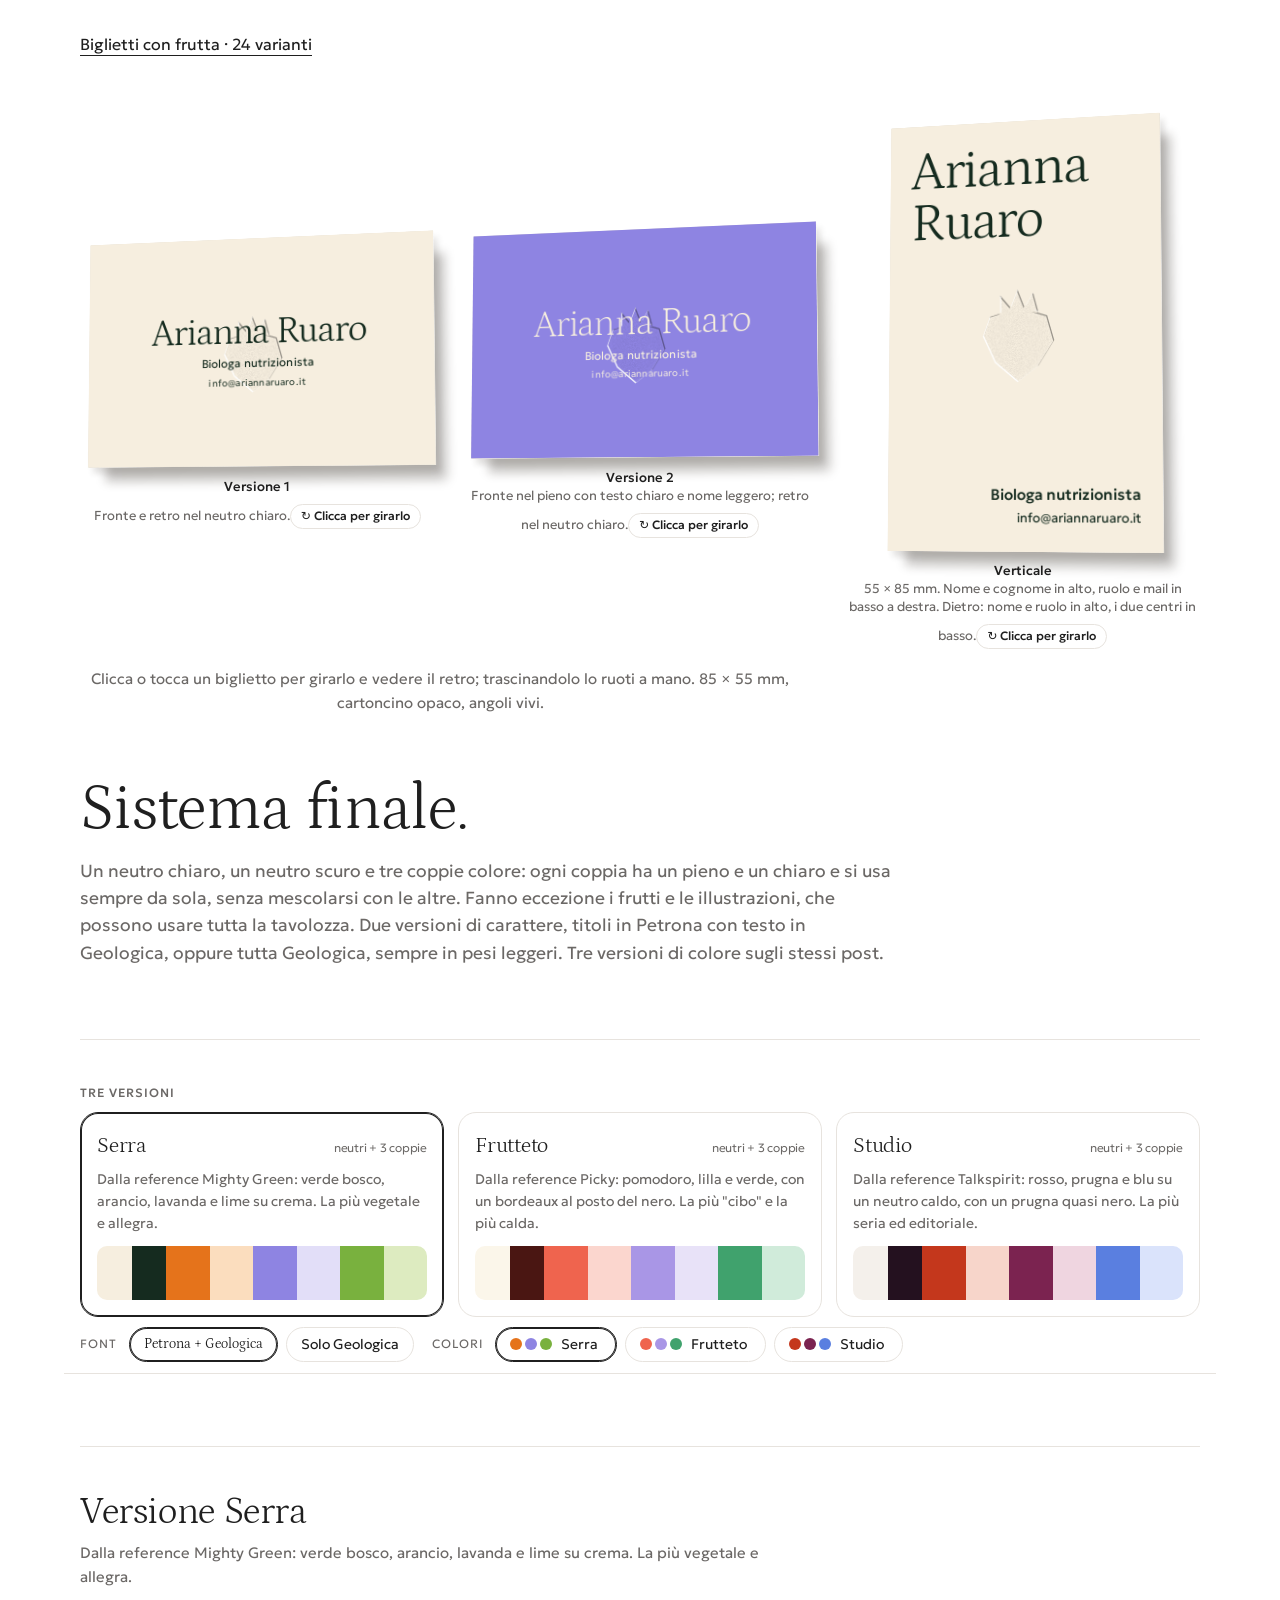
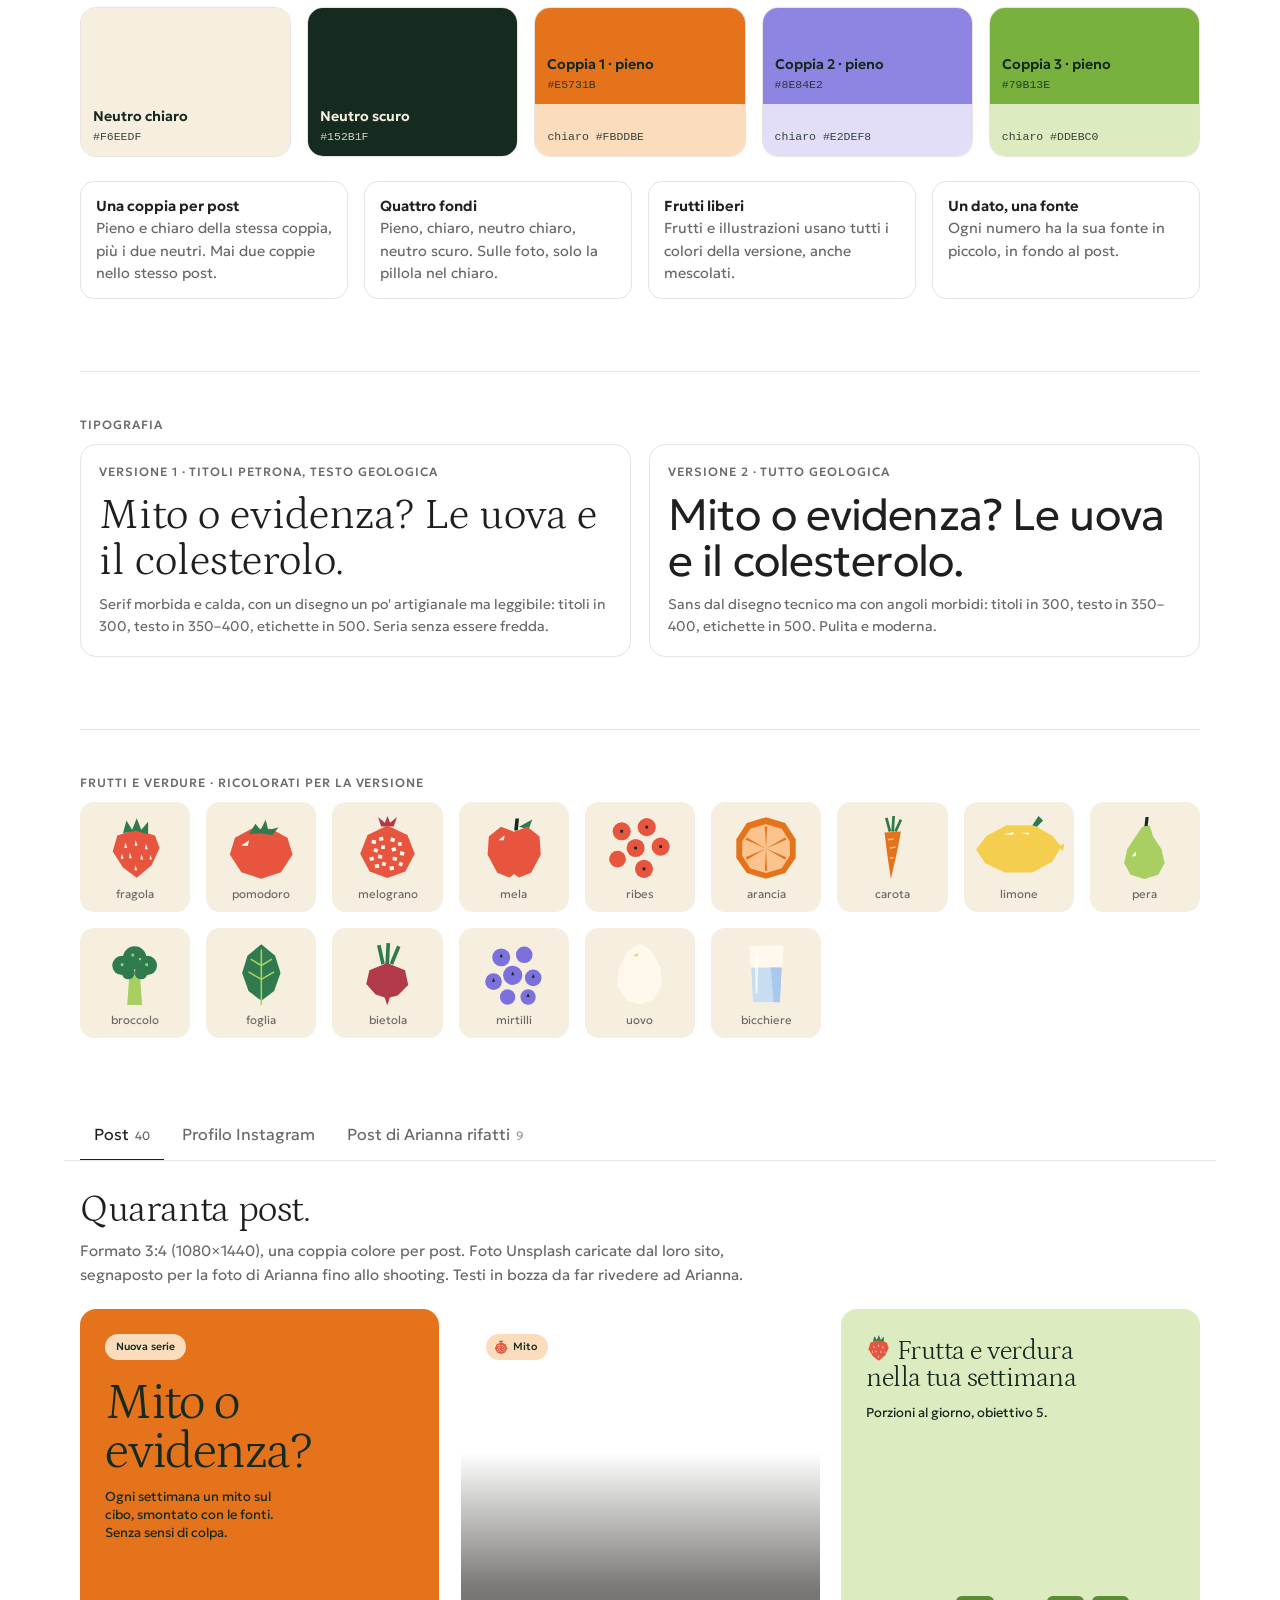
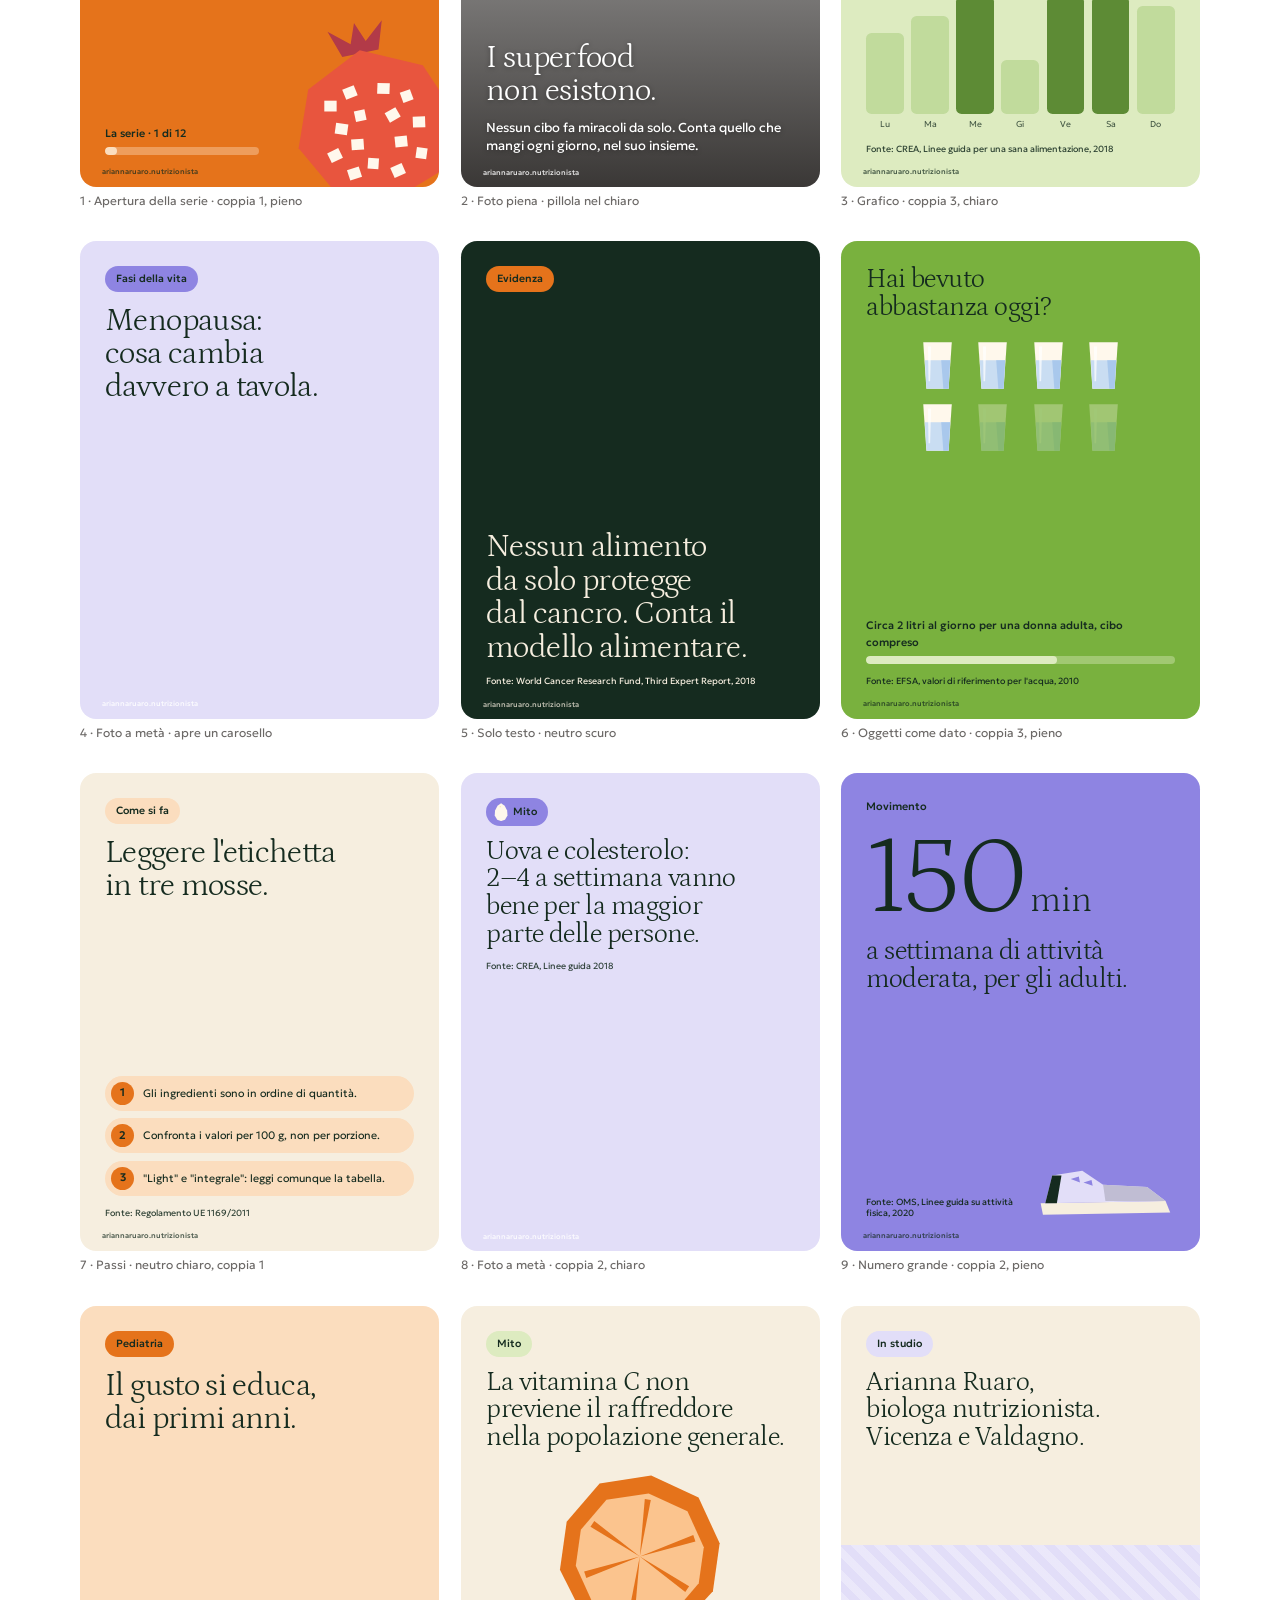
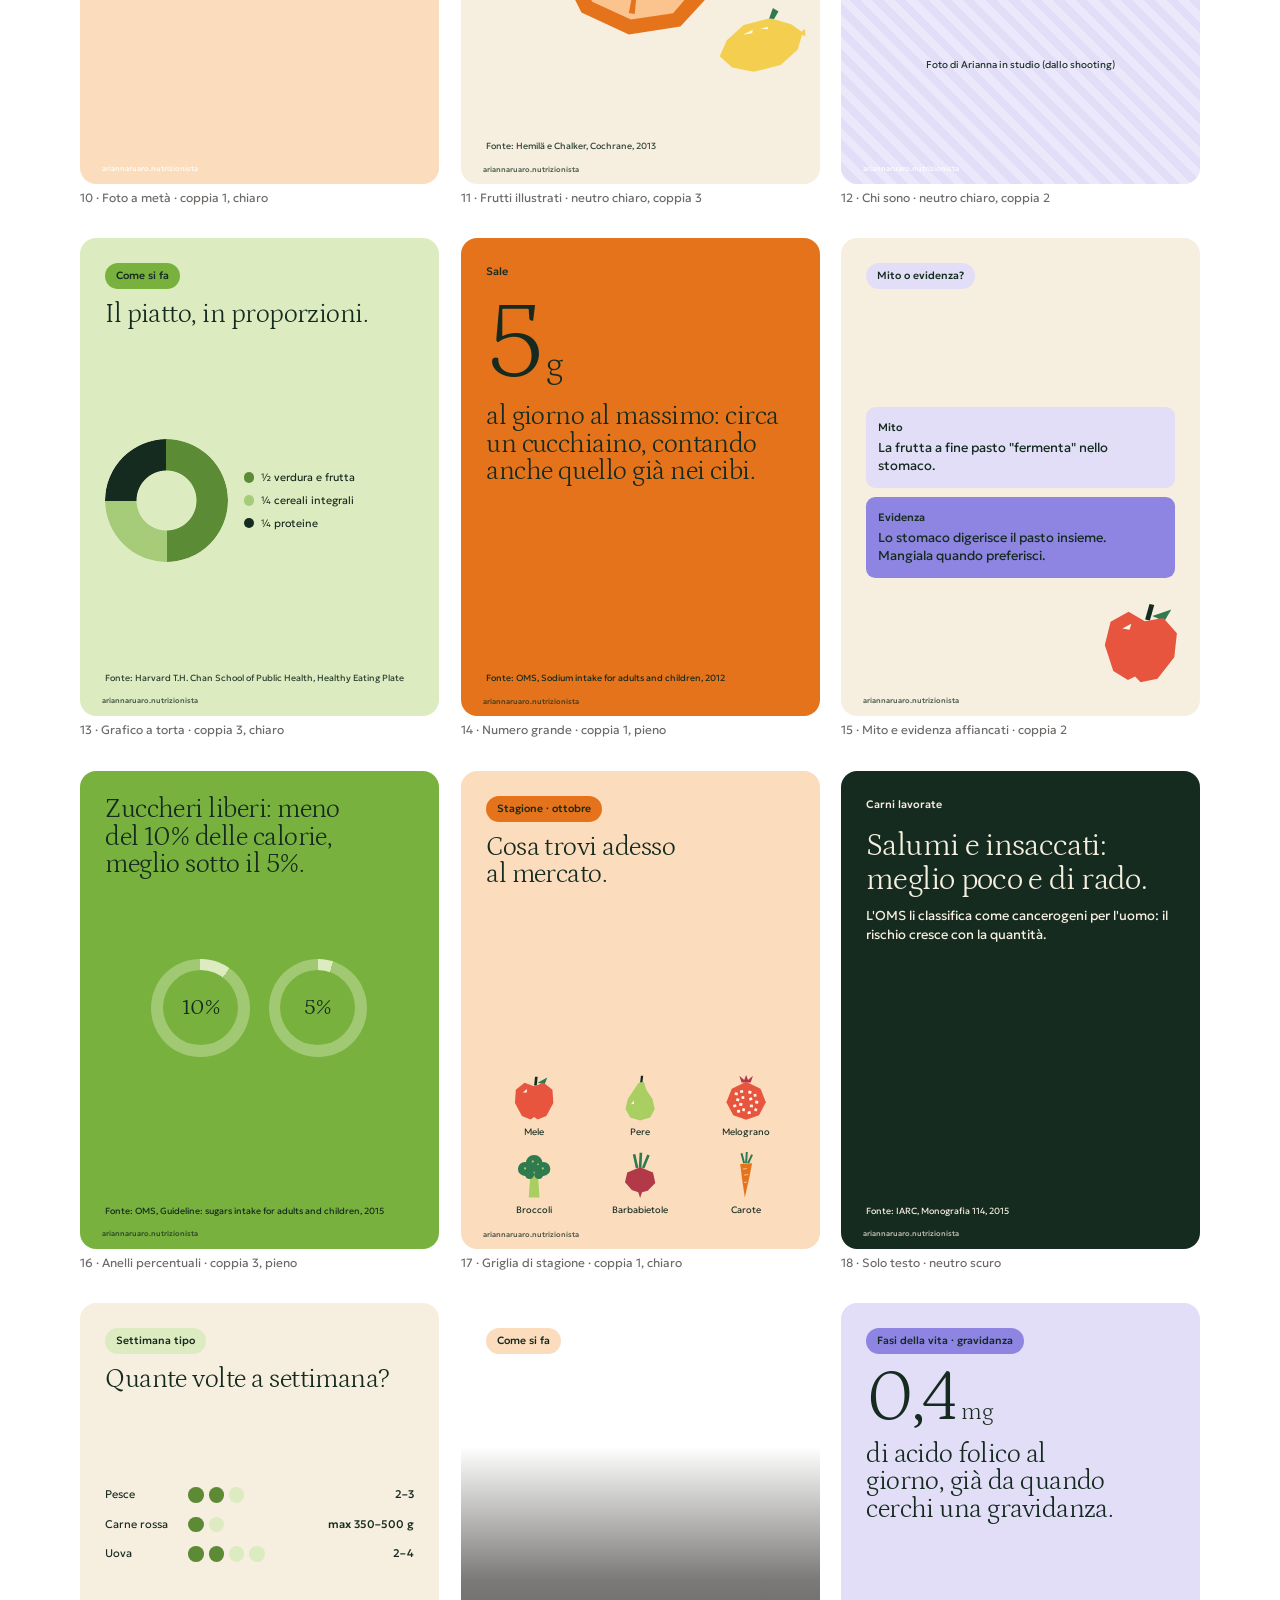
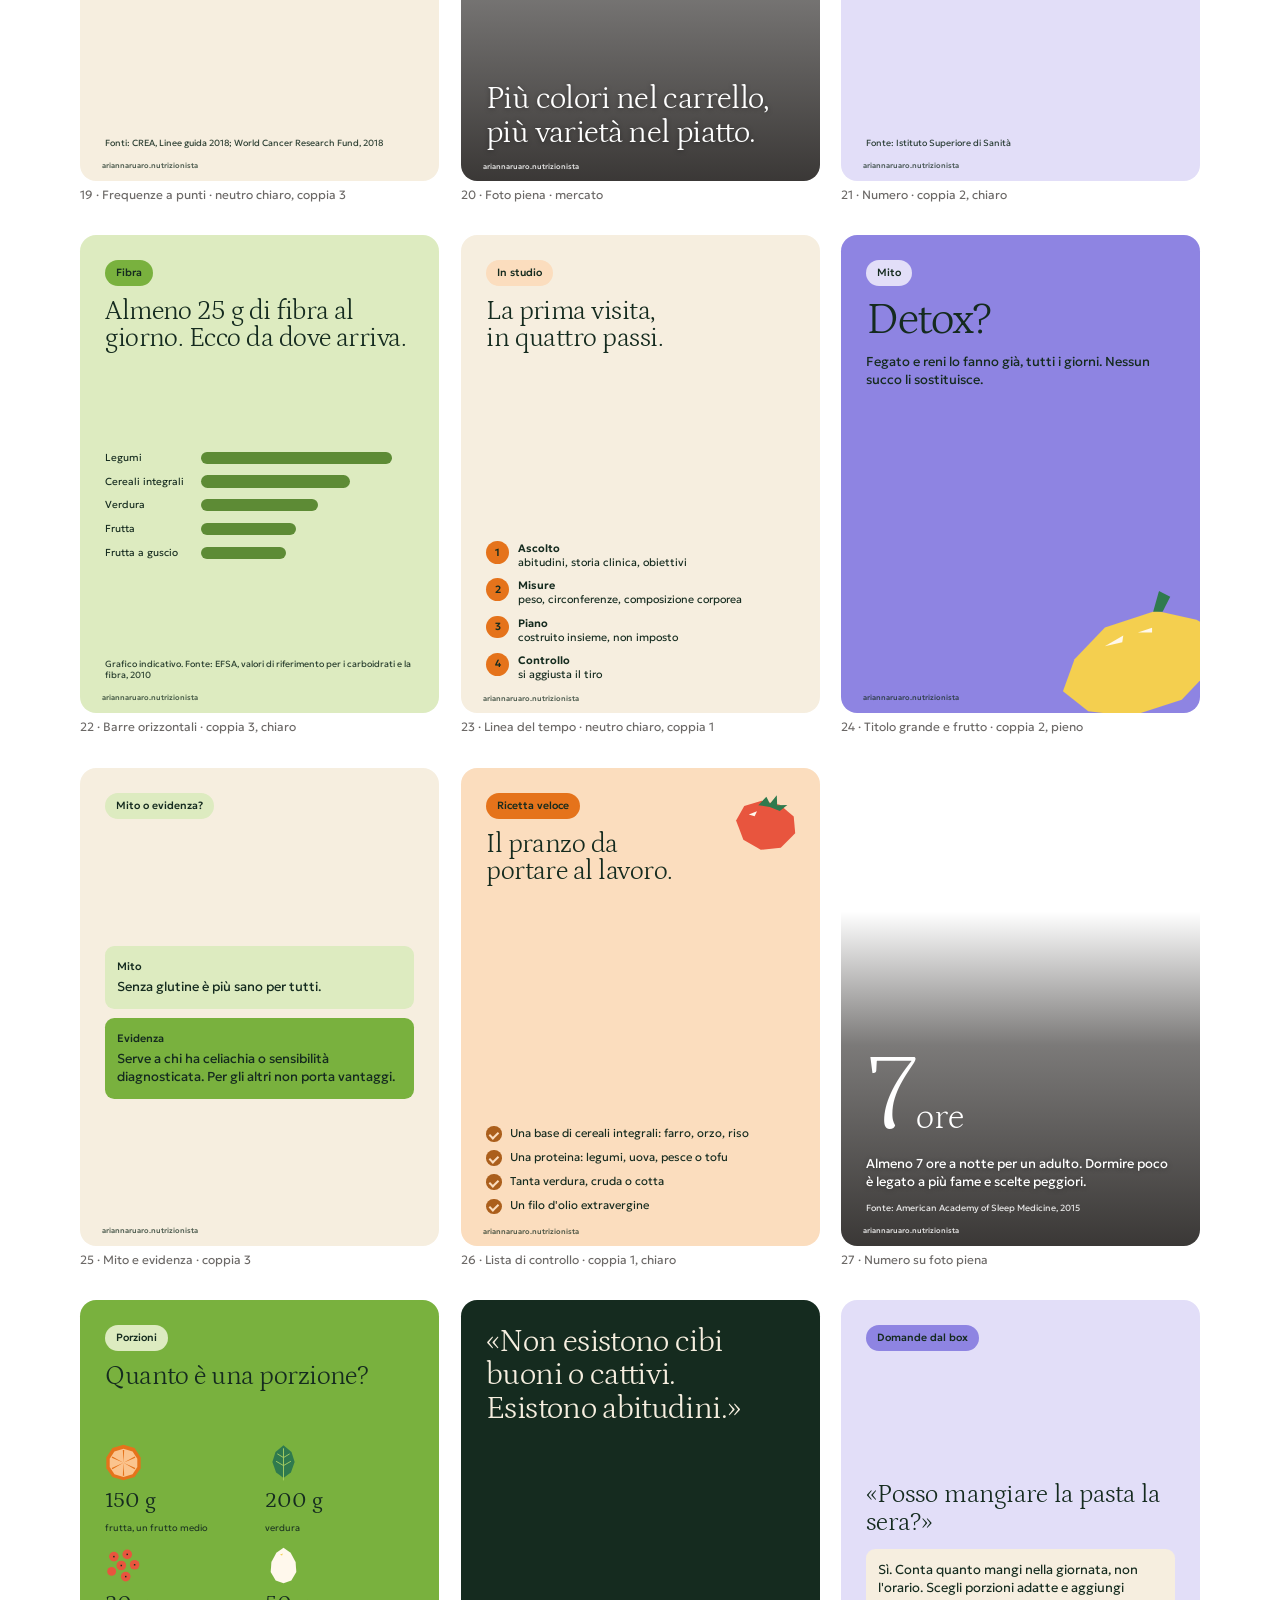
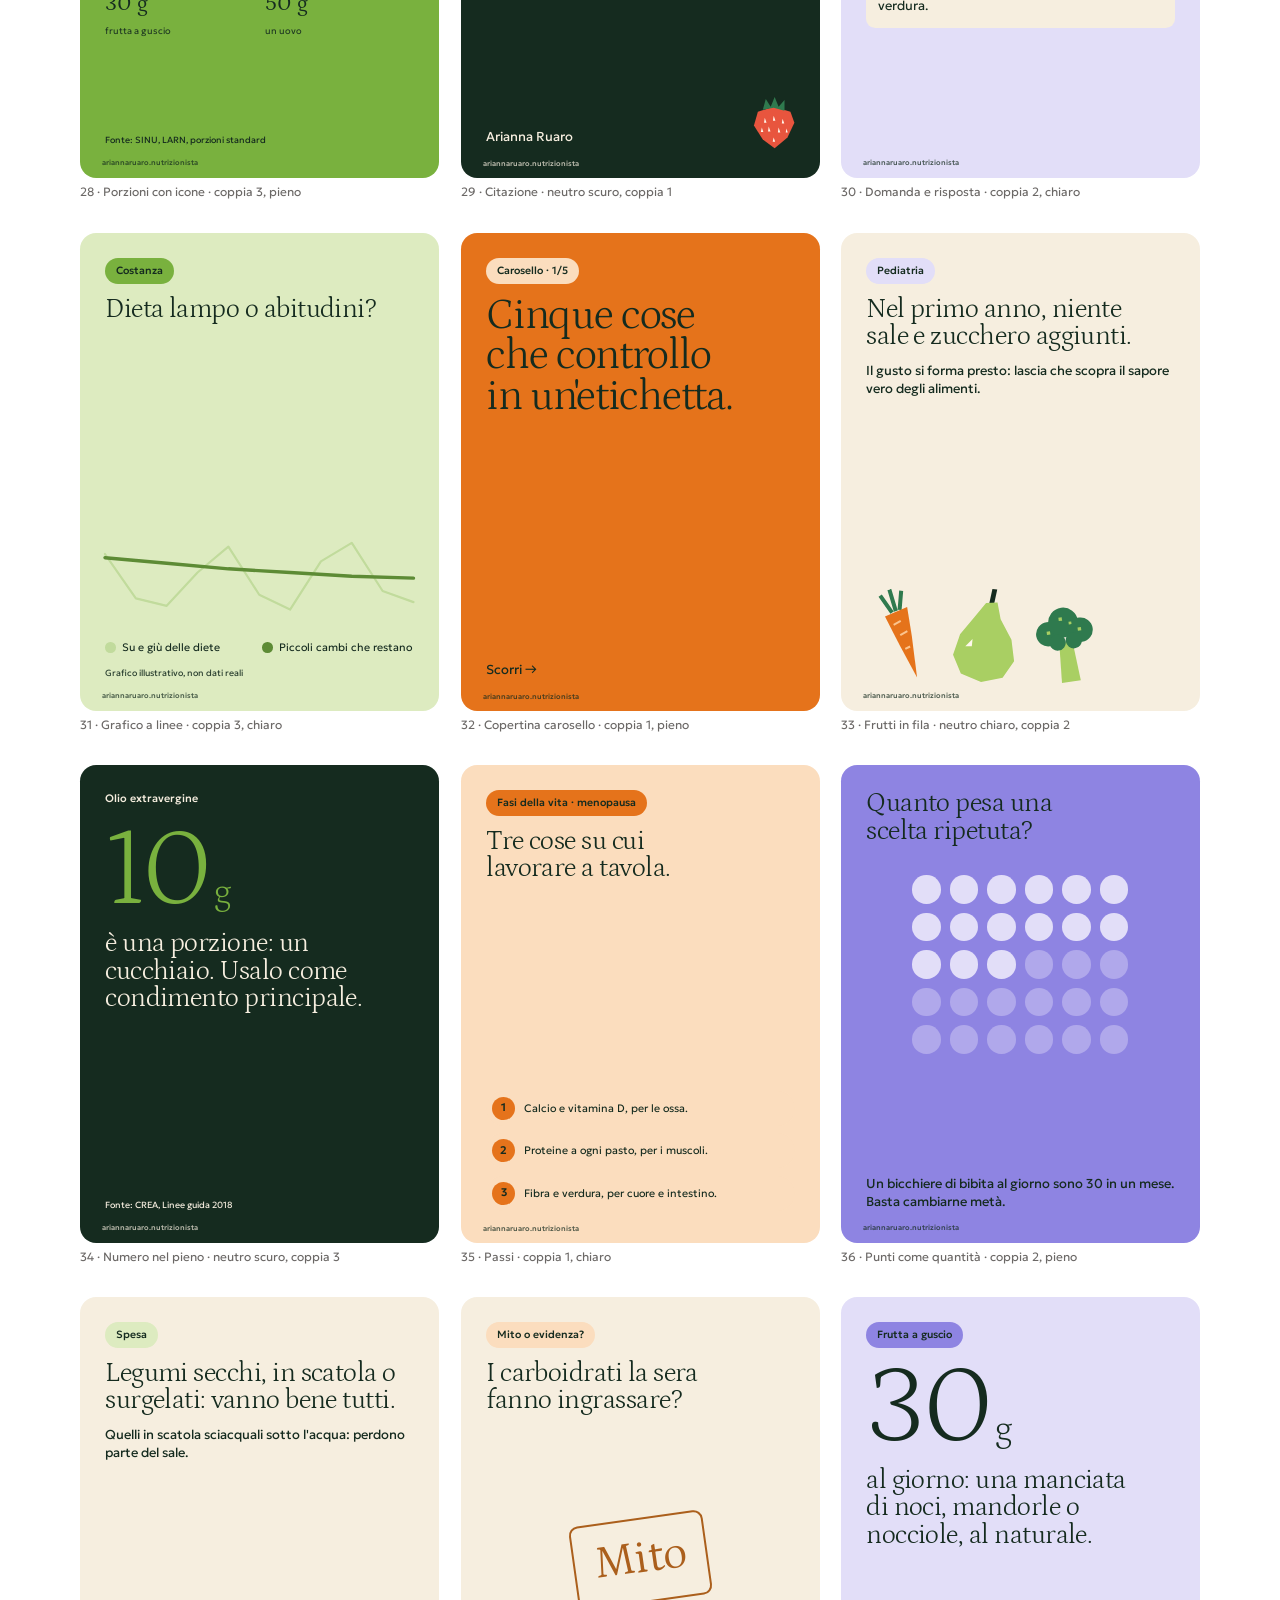
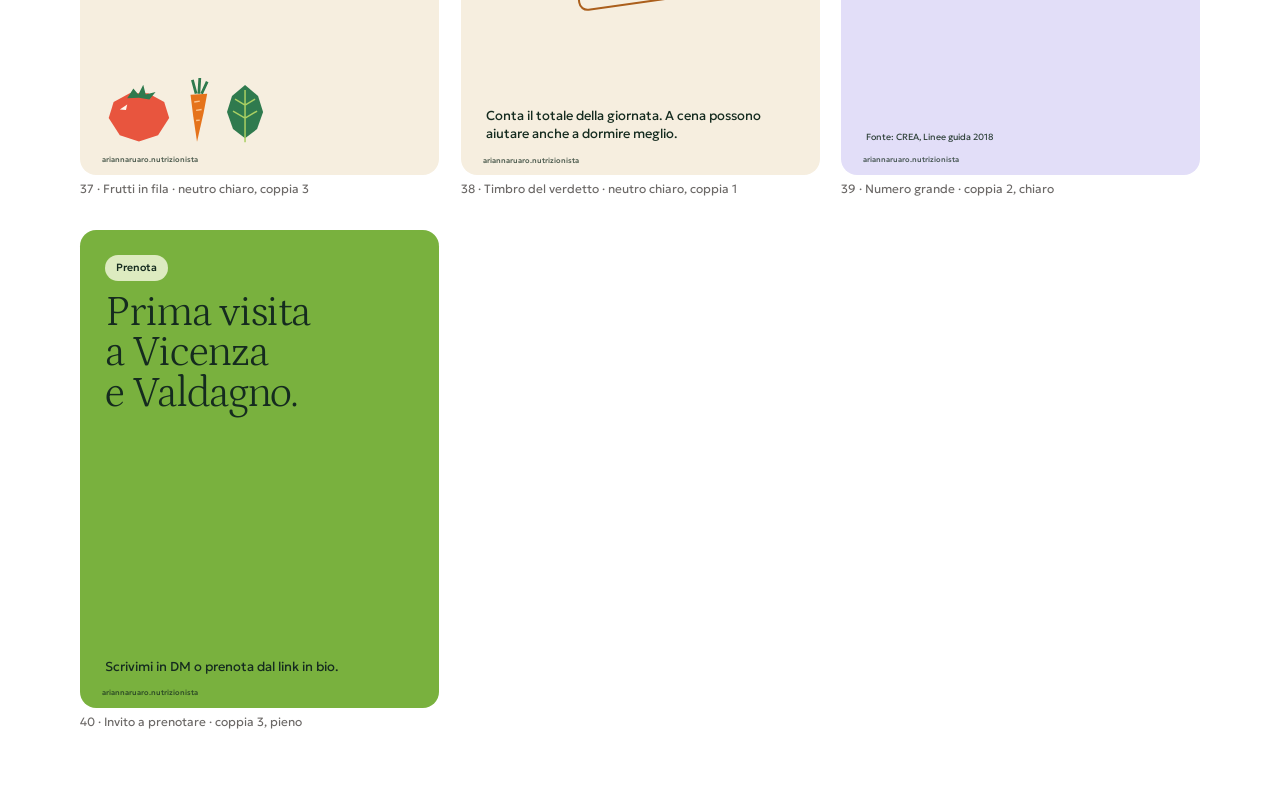
<file: index.html>
<!doctype html>
<html lang="it" style="color-scheme:light">
<head>
<meta charset="utf-8">
<meta name="viewport" content="width=device-width,initial-scale=1">
<title>Sistema finale</title>
<link rel="preconnect" href="https://fonts.googleapis.com">
<link rel="stylesheet" href="https://fonts.googleapis.com/css2?family=Petrona:wght@200..700&family=Geologica:wght@200..700&display=swap">
<style>
/* Sistema finale: 1 neutro chiaro, 1 neutro scuro, 3 coppie colore (pieno + chiaro). Una coppia per post; i frutti possono mescolare. */
:root{--lit:"Petrona",Georgia,serif;--geo:"Geologica",system-ui,sans-serif;--serif:var(--lit);--sans:var(--geo);--bg:#FFFFFF;--fg:#1F1F1F;--muted:#6B6866;--line:#E7E3DE}
*{box-sizing:border-box}
body{margin:0;background:var(--bg);color:var(--fg);font-family:var(--sans);font-size:16px;line-height:1.55;padding:0 16px 80px;font-weight:350}
.wrap{max-width:1120px;margin:0 auto}
h1,h2,h3{font-family:var(--serif);font-weight:300;margin:0;letter-spacing:-.01em;text-wrap:balance}
h1{font-size:clamp(36px,6vw,64px);line-height:1.02;padding-top:44px}
h2{font-size:clamp(26px,3.6vw,38px);line-height:1.1;margin-bottom:8px}
h3{font-size:22px;margin-bottom:6px}
p{margin:0}
b{font-weight:600}
.lead{color:var(--muted);font-size:17.5px;margin-top:16px;max-width:68ch}
.label{font-size:12px;letter-spacing:.08em;text-transform:uppercase;color:var(--muted);margin:0 0 10px;font-weight:500}
.note{font-size:15px;color:var(--muted);margin:0 0 18px;max-width:72ch;line-height:1.6}
section{border-top:1px solid var(--line);margin-top:72px;padding-top:44px}

/* biglietti da visita 3D, verticali */
.cards{display:grid;grid-template-columns:repeat(auto-fit,minmax(min(100%,300px),1fr));gap:28px 28px;align-items:center;justify-items:center;padding-top:24px}
.cards figure{margin:0;display:grid;grid-template-columns:minmax(0,1fr);gap:12px;justify-items:center;width:100%;min-width:0}
.cards figcaption{font-size:13px;color:var(--muted);text-align:center;line-height:1.4}
.cards figcaption b{display:block;color:var(--fg);font-weight:500}
.stage{perspective:1600px;width:440px;max-width:100%;container-type:inline-size;touch-action:pan-y;cursor:grab;user-select:none}
.stage:active{cursor:grabbing}
.bc{position:relative;width:100%;aspect-ratio:85/55;transform-style:preserve-3d;transition:transform .7s cubic-bezier(.2,.7,.2,1)}
.bc.drag{transition:none}
.face{position:absolute;inset:0;backface-visibility:hidden;-webkit-backface-visibility:hidden;container-type:inline-size;overflow:hidden;display:flex;flex-direction:column;padding:10cqw;transform:translateZ(1.2px)}
.bc .edge{position:absolute;inset:0;background:#E9E4DA;transform:translateZ(var(--z));box-shadow:none}
.bc .shadow{position:absolute;inset:0;transform:translateZ(-2px);box-shadow:14px 18px 10px -4px rgba(40,32,24,.28),4px 6px 6px rgba(40,32,24,.12);background:transparent}
.face.b{transform:rotateY(180deg) translateZ(1.2px)}
.face > *{position:relative;z-index:2}
.bn{font-family:var(--serif);font-weight:300;font-size:11cqw;line-height:1.02;letter-spacing:-.015em}
.br{font-family:var(--sans);font-size:4.8cqw;margin-top:2.4cqw;opacity:.9}
.bm{font-family:var(--sans);font-size:4.4cqw;margin-top:5cqw}
.addr{font-family:var(--sans);font-size:4.1cqw;line-height:1.42;display:grid;gap:6cqw}
.addr b{font-weight:500;display:block;font-size:4.5cqw;margin-bottom:.8cqw}
.addr p{margin:0}
.emb{display:block;height:auto}
.pat{position:absolute!important;inset:0;z-index:1!important}
.pat svg{position:absolute}
.tear{position:absolute!important;left:0;right:0;bottom:0;z-index:1!important}
.row-f{display:flex;justify-content:space-between;align-items:flex-end;gap:1.5cqw}
.row-f svg{height:auto;flex:1}
.wm{font-family:var(--serif);font-weight:400;font-size:9.6cqw;letter-spacing:-.025em;line-height:1}
.wm.sm{font-size:4.6cqw;font-weight:500}
.wm.sm2{font-size:8cqw;font-weight:400;letter-spacing:-.02em}
.wm.big{font-size:13cqw;font-weight:300;letter-spacing:-.03em;line-height:.95}
.face.lite .wm{font-weight:200}
.xp{display:flex;align-items:flex-end;font-family:var(--geo);font-weight:500;font-size:10cqw;line-height:.74;letter-spacing:.02em;text-shadow:0 .25cqw 0 rgba(255,255,255,.7),0 -.2cqw .2cqw rgba(0,0,0,.18)}
.xp span{display:inline-block}
.xp .sp{width:4cqw}
.xp .xg{height:.74em;width:auto;margin:0 .05em;filter:drop-shadow(0 .25cqw 0 rgba(255,255,255,.7)) drop-shadow(0 -.2cqw .2cqw rgba(0,0,0,.18))}
.xp .xg.I{margin:0 .09em}
.xs{font-family:var(--geo);font-size:2.6cqw;font-weight:500;letter-spacing:.06em;line-height:1.35}
.xs.xl{display:grid;gap:1.2cqw;font-weight:400;font-size:2.3cqw}
.xs.xl p{margin:0}
.xs.xl b{font-weight:600}
.sc{position:absolute;height:auto}
.cut{position:absolute;left:-2cqw;margin:0;font-family:var(--serif);font-weight:300;font-size:46cqw;line-height:1;letter-spacing:-.04em;white-space:nowrap;z-index:1}
.plot{position:relative;flex:1;margin:4cqw 0 3cqw 5cqw;border-left:.3cqw solid currentColor;border-bottom:.3cqw solid currentColor;background:repeating-linear-gradient(90deg,transparent 0 calc(10% - .2cqw),color-mix(in srgb,currentColor 12%,transparent) calc(10% - .2cqw) 10%)}
.plot svg{position:absolute;width:5cqw;height:auto;transform:translate(-50%,-50%)}
.plot .yl,.plot .xl2{position:absolute;font-family:var(--geo);font-size:2.1cqw;letter-spacing:.06em;text-transform:uppercase;opacity:.75}
.plot .yl{left:-4.6cqw;top:0;writing-mode:vertical-rl;transform:rotate(180deg)}
.plot .xl2{right:0;bottom:-3.4cqw}
.tb{width:100%;border-collapse:collapse;margin-top:3cqw;font-family:var(--geo);font-size:2.7cqw;line-height:1.35}
.tb td{border-top:.25cqw solid currentColor;padding:1.6cqw 2cqw 1.6cqw 0;vertical-align:top}
.tb tr:last-child td{border-bottom:.25cqw solid currentColor}
.tb td:first-child{width:5cqw;opacity:.6}.tb b{font-weight:600}
.fol.grow span{font-family:var(--serif);letter-spacing:-.02em;line-height:1}
.fol.grow b{font-weight:inherit}
.half-f{position:absolute;top:50%;width:76cqw;height:auto;transform:translateY(-50%)}
.face.b .half-f{transform:translateY(-50%) scaleX(-1)}
.rep{position:absolute;inset:-2cqw -6cqw;display:flex;flex-direction:column;justify-content:center;font-family:var(--serif);font-weight:300;font-size:9.4cqw;line-height:1.02;letter-spacing:-.02em;white-space:nowrap}
.rep p{margin:0;color:color-mix(in srgb,var(--ink) 9%,var(--paper))}
.rep p:nth-child(odd){margin-left:-12cqw}
.rep p.on{color:var(--c1)}

.herb-f{width:30%;display:grid;place-items:center;border-right:.3cqw solid currentColor;padding-right:5cqw}
.herb-f svg{width:100%;height:auto}
.herb{flex:1;display:flex;flex-direction:column;font-family:var(--geo);font-size:2.9cqw;line-height:1.2}
.herb .hr{display:flex;gap:2cqw;align-items:baseline;border-bottom:.25cqw solid color-mix(in srgb,currentColor 35%,transparent);padding:1.6cqw 0}
.herb .hr span{width:9cqw;flex:none;opacity:.65;font-size:2.4cqw}
.herb .hr b{font-weight:600}
.herb .hr.big{font-family:var(--serif);font-size:5.6cqw;font-weight:300;padding:2.4cqw 0}
.herb .hr.big i{font-style:normal}
.rs{position:absolute;height:auto;mix-blend-mode:multiply;opacity:.92}
.dotsr{position:absolute;inset:0;z-index:3;background:radial-gradient(circle,rgba(255,255,255,.55) 28%,transparent 31%) 0 0/1.3cqw 1.3cqw;mix-blend-mode:soft-light;pointer-events:none}
.riso .xs,.riso .wm{mix-blend-mode:multiply}
svg.die{position:absolute;inset:0;width:100%;height:100%;z-index:2}
.tg-main{position:absolute;left:0;top:0;bottom:0;width:66%;padding:6cqw;display:flex;flex-direction:column}
.face.b .tg-main{left:auto;right:0}
.tg-stub{position:absolute;right:0;top:0;bottom:0;width:34%;padding:6cqw 5cqw;display:flex;flex-direction:column;gap:3cqw}
.face.b .tg-stub{right:auto;left:0;align-items:center;justify-content:center}
.tg-stub .ln{border-bottom:.3cqw solid currentColor;padding-top:3.4cqw;font-family:var(--geo);font-size:2.2cqw;opacity:.8}
.perf{position:absolute;top:0;bottom:0;left:66%;width:0;border-left:.45cqw dashed color-mix(in srgb,var(--ink) 45%,transparent);z-index:3}
.face.b .perf{left:34%}
.perf::before,.perf::after{content:"";position:absolute;left:-1.6cqw;width:3.2cqw;height:3.2cqw;border-radius:50%;background:#fff}
.perf::before{top:-1.6cqw}.perf::after{bottom:-1.6cqw}

.stage.vert{width:280px}
.cards figcaption .flip{display:inline-block;margin-top:8px;font-size:12px;font-weight:500;color:var(--fg);border:1px solid var(--line);border-radius:999px;padding:3px 10px}
.stamp{position:absolute!important;left:50%;top:50%;height:27.8cqw;width:auto;transform:translate(-50%,-50%);z-index:1!important;overflow:visible}
.stamp.v{height:36.53cqw}
.stamp.R{transform:translate(-50%,-50%) scaleX(-1)}
.face:not(.b) .stamp:not(.v){height:calc(27.8cqw * .85 / .86)}
.fol2{width:80%}
.fol2 span{display:block;width:max-content;white-space:nowrap;font-weight:300;line-height:.92;letter-spacing:-.03em}
.stage.vert .bc{aspect-ratio:55/85}
.vcent{display:grid;gap:9cqw;margin:auto 0;font-family:var(--geo);font-size:4.4cqw;line-height:1.45}
.vcent p{margin:0}.vcent b{font-weight:600;font-size:4.8cqw}
.face.x{padding:0}
.face.x .in{position:absolute;inset:5.5cqw 6cqw 5cqw;display:flex;flex-direction:column}
.frow{display:flex;align-items:flex-end;justify-content:space-between;gap:.12em;font-size:20px}
.frow svg{height:1em;width:auto}
.frow.sm{justify-content:flex-start;gap:1.4cqw;margin-top:3cqw;font-size:6cqw}
.fol{width:100%}
.fol.up span{font-family:var(--geo);font-weight:300;letter-spacing:.02em;line-height:.8}
.deb{position:absolute;left:6cqw;right:6cqw;bottom:-1.5cqw;text-align:center;font-size:16cqw;white-space:nowrap;transform:scaleX(-1);color:var(--paper);text-shadow:-.25cqw -.25cqw .3cqw rgba(0,0,0,.16),.25cqw .25cqw .3cqw rgba(255,255,255,.9)}
.mono{width:11cqw;height:11cqw;border-radius:50%;border:.35cqw solid var(--ink);display:grid;place-items:center;margin:auto}
.mono svg{width:58%;height:auto;--fr-red:var(--ink);--fr-green:var(--ink);--fr-light:var(--nor)}
.nor-cols{display:flex;justify-content:space-between;width:100%;text-align:left;font-family:var(--geo);font-size:2.3cqw;line-height:1.4;gap:4cqw}
.nor-cols div:last-child{text-align:right}
.nor-cols p{margin:0}.nor-cols b{font-weight:600}
.fol span{display:block;white-space:nowrap;font-family:var(--serif);font-weight:300;line-height:.9;letter-spacing:-.03em}
.bk-n{font-family:var(--sans);font-weight:600;font-size:4.2cqw;line-height:1.2}
.bk-r{font-family:var(--sans);font-size:3.2cqw;margin-top:.8cqw}
.bk-c{font-family:var(--sans);font-size:3cqw;margin-top:3cqw}
.bk-cols{display:grid;grid-template-columns:1fr 1fr;gap:6cqw;margin-top:3.4cqw;font-family:var(--sans);font-size:2.9cqw;line-height:1.5}
.bk-cols p{margin:0}
.bk-cols p:first-child{font-weight:600;margin-bottom:1cqw}
.bigname{flex:1;min-height:0;display:flex;flex-direction:column;align-items:flex-start;writing-mode:vertical-rl;transform:rotate(180deg);font-family:var(--serif);font-weight:300;line-height:.84;letter-spacing:-.03em;overflow:hidden;margin-bottom:5cqw}
.bigname span{display:block;white-space:nowrap}
.ftr{margin-top:auto;display:flex;justify-content:space-between;align-items:flex-end;gap:4cqw}
/* confronto versioni */
.cmp{display:grid;grid-template-columns:repeat(auto-fit,minmax(min(100%,300px),1fr));gap:14px}
.vcard{border:1px solid var(--line);border-radius:18px;padding:16px;cursor:pointer;background:#fff;text-align:left;font:inherit;color:inherit}
.vcard[aria-pressed="true"]{border-color:var(--fg);box-shadow:inset 0 0 0 1px var(--fg)}
.vcard h3{display:flex;justify-content:space-between;align-items:baseline}
.vcard h3 small{font-family:var(--sans);font-size:12px;color:var(--muted)}
.vcard p{font-size:14px;color:var(--muted);margin-top:4px}
.strip{display:flex;height:54px;border-radius:10px;overflow:hidden;margin-top:12px}
.strip i{flex:1}
.strip i.n{flex:.8}

/* tab versioni */
.tabs{position:sticky;top:0;z-index:40;background:#fff;border-bottom:1px solid var(--line);margin:0 -16px;padding:10px 16px;display:flex;gap:8px;flex-wrap:nowrap;overflow-x:auto;align-items:center}
.tabs span{font-size:12px;letter-spacing:.08em;text-transform:uppercase;color:var(--muted);margin-right:4px;flex:none}
.tabs button{flex:none;font:inherit;font-size:14px;border:1px solid var(--line);background:#fff;border-radius:999px;padding:6px 14px;cursor:pointer;display:inline-flex;gap:6px;align-items:center;color:var(--fg)}
.tabs button[aria-pressed="true"]{border-color:var(--fg);box-shadow:inset 0 0 0 1px var(--fg)}
.tabs button i{width:12px;height:12px;border-radius:50%;margin-right:-3px}

/* palette della versione */
.pal{display:grid;grid-template-columns:repeat(auto-fit,minmax(min(100%,200px),1fr));gap:16px;margin-top:18px}
.sw{border-radius:16px;overflow:hidden;border:1px solid var(--line)}
.sw .pair{display:grid;grid-template-rows:96px 52px}
.sw .pair div,.sw .one{padding:10px 12px;font-size:12.5px;display:flex;flex-direction:column;justify-content:flex-end}
.sw .one{height:148px}
.sw code{font-family:ui-monospace,Menlo,monospace;font-size:11.5px;opacity:.85}
.sw b{font-size:14px}
.rules{display:grid;grid-template-columns:repeat(auto-fit,minmax(min(100%,240px),1fr));gap:16px;margin-top:24px}
.rules div{border:1px solid var(--line);border-radius:14px;padding:13px 15px;font-size:14.5px}
.rules span{color:var(--muted);display:block}
.ok-no{display:grid;grid-template-columns:repeat(auto-fit,minmax(min(100%,260px),1fr));gap:14px;margin-top:14px}
.ok-no figure{margin:0}

/* tipografia */
.type{display:grid;grid-template-columns:repeat(auto-fit,minmax(min(100%,320px),1fr));gap:18px}
.type > div{border:1px solid var(--line);border-radius:16px;padding:18px}
.type .s1{font-family:var(--lit);font-variation-settings:normal;font-weight:300;font-size:44px;line-height:1.05;margin:6px 0 10px}
.type .s2{font-family:var(--geo);font-size:44px;line-height:1.05;font-weight:300;letter-spacing:-.02em;margin:6px 0 10px}
.type p.m{color:var(--muted);font-size:14px}

/* frutti */
.fruits{display:grid;grid-template-columns:repeat(auto-fill,minmax(110px,1fr));gap:16px}
.fruits figure{margin:0;border-radius:14px;padding:14px 10px 8px;display:grid;justify-items:center;gap:6px;background:var(--paper)}
.fruits svg{height:64px;width:auto}
.fruits figcaption{font-size:11.5px;color:var(--muted)}

/* feed */
.feed{display:grid;grid-template-columns:repeat(3,minmax(0,1fr));gap:32px 22px;margin-top:22px}
@media (max-width:900px){.feed{grid-template-columns:repeat(2,minmax(0,1fr));gap:24px 14px}}
@media (max-width:520px){.feed{grid-template-columns:repeat(2,minmax(0,1fr));gap:20px 10px}.feed figcaption{font-size:11px}.ptabs button{font-size:14px;padding:10px 10px}section{margin-top:52px;padding-top:32px}.igwrap{gap:28px}.phone{border-width:7px;border-radius:34px}}
.feed figure{margin:0;display:grid;gap:6px;min-width:0;align-content:start;container-type:inline-size}
.feed figcaption{font-size:12px;color:var(--muted);line-height:1.35}

/* scheda 4:5 */
.c{position:relative;aspect-ratio:3/4;container-type:inline-size;overflow:hidden;border-radius:4.5cqw;padding:7cqw 7cqw 9cqw;display:flex;flex-direction:column;gap:3.2cqw;background-size:cover;background-position:center;isolation:isolate}
.c > *{position:relative;z-index:2}
.c::after{content:"ariannaruaro.nutrizionista";position:absolute;left:7cqw;bottom:3cqw;z-index:3;font-size:2.4cqw;font-weight:500;opacity:.75}
.p1{--f:var(--c1);--l:var(--c1l);--o:var(--o1)}
.p2{--f:var(--c2);--l:var(--c2l);--o:var(--o2)}
.p3{--f:var(--c3);--l:var(--c3l);--o:var(--o3)}
.bf{background-color:var(--f);color:var(--o);--acc:var(--l);--acc2:color-mix(in srgb,var(--l) 40%,var(--f));--pb:var(--l);--pf:var(--ink)}
.bl{background-color:var(--l);color:var(--ink);--acc:color-mix(in srgb,var(--f) 72%,var(--ink));--acc2:color-mix(in srgb,var(--f) 28%,var(--l));--pb:var(--f);--pf:var(--o)}
.bp{background-color:var(--paper);color:var(--ink);--acc:color-mix(in srgb,var(--f) 72%,var(--ink));--acc2:var(--l);--pb:var(--l);--pf:var(--ink)}
.bi{background-color:var(--ink);color:var(--paper);--acc:var(--f);--acc2:color-mix(in srgb,var(--paper) 16%,var(--ink));--pb:var(--f);--pf:var(--o)}
.ph{color:#fff;--pb:var(--l);--pf:var(--ink)}
.ph::after{opacity:.85}
.c:has(.half)::after{color:#fff;opacity:.85}
.shade{position:absolute!important;inset:0;z-index:1!important;background:linear-gradient(180deg,rgba(15,12,10,0) 30%,rgba(15,12,10,.55) 58%,rgba(15,12,10,.82) 100%)}
.ph .ti,.ph .tx{text-shadow:0 .3cqw 1.6cqw rgba(0,0,0,.35)}
.ti{font-family:var(--serif);font-weight:300;letter-spacing:-.02em;line-height:1.04;font-size:10.4cqw;text-wrap:balance}
.ti.big{font-size:17cqw;line-height:.94;letter-spacing:-.03em}
.ti.sm{font-size:8.6cqw}
.tx{font-size:4.2cqw;line-height:1.4}
.src{font-size:2.9cqw;opacity:.88;font-weight:400;line-height:1.3}
.lab{font-size:3.5cqw;font-weight:500;margin-bottom:1.6cqw}
.num{font-family:var(--serif);font-weight:250;font-size:36cqw;line-height:.86;letter-spacing:-.04em}
.num small{font-size:.32em;letter-spacing:-.01em;margin-left:1.5cqw}
.pill{align-self:flex-start;display:inline-flex;align-items:center;gap:1.6cqw;background:var(--pb);color:var(--pf);border-radius:999px;padding:1.6cqw 3.6cqw;font-size:3.4cqw;font-weight:500}
.pill svg{width:4.6cqw;height:auto;margin-left:-1cqw}
.half{margin:auto calc(-7cqw / .86) calc(-9cqw / .86);height:calc(66.667cqw / .86);flex:none;background-size:cover;background-position:center}
.half.place{background:repeating-linear-gradient(45deg,color-mix(in srgb,var(--l) 70%,#fff) 0 8px,var(--l) 8px 16px);display:grid;place-items:center;text-align:center;font-size:3.2cqw;color:var(--ink);padding:0 10cqw}
.prog{height:2.6cqw;border-radius:999px;background:var(--acc2);overflow:hidden}
.prog i{display:block;height:100%;border-radius:999px;background:var(--acc)}
.bars{display:flex;align-items:flex-end;gap:2.4cqw;height:44cqw;margin-top:auto}
.bars div{flex:1;display:flex;flex-direction:column;justify-content:flex-end;align-items:center;gap:1.4cqw;height:100%}
.bars i{display:block;width:100%;border-radius:1.8cqw;background:var(--acc2)}
.bars i.ok{background:var(--acc)}
.bars span{font-size:2.8cqw;opacity:.75}
.glasses{display:grid;grid-template-columns:repeat(4,1fr);gap:3cqw 6cqw;width:66%;margin:2cqw auto 0}
.glasses svg{width:100%;height:auto}
.glasses .off{opacity:.3}
.steps{display:grid;gap:2.4cqw;margin-top:auto}
.steps div{display:flex;align-items:center;gap:3cqw;background:var(--l);border-radius:999px;padding:2cqw 4cqw 2cqw 2cqw;font-size:3.5cqw;line-height:1.25}
.steps b{width:7.4cqw;height:7.4cqw;border-radius:50%;background:var(--f);color:var(--o);display:grid;place-items:center;font-size:3.6cqw;flex:none}
.bigf{position:absolute!important;z-index:1!important;height:auto}
.obj{height:auto}
.row{display:flex;align-items:flex-end;justify-content:space-between;gap:3cqw;margin-top:auto}
.week{display:grid;grid-template-columns:repeat(7,1fr);gap:2cqw;margin-top:auto}
.week div{display:grid;justify-items:center;gap:1.4cqw}
.week i{width:100%;aspect-ratio:1;border-radius:50%;background:var(--acc)}
.week span{font-size:2.8cqw;opacity:.75}
.plate{position:relative;width:60cqw;aspect-ratio:1;border-radius:50%;background:var(--l);margin:1cqw auto 0;box-shadow:inset 0 0 0 2.4cqw color-mix(in srgb,var(--l) 85%,var(--ink))}
.plate svg{position:absolute;height:auto}
img.prima{display:block;width:44px;height:44px;object-fit:cover;border-radius:6px;margin-top:6px;opacity:.9}
#arianna figcaption{display:flex;justify-content:space-between;align-items:flex-start;gap:8px}
#arianna figcaption img{margin-top:0;flex:none}
.feed .c{width:100%;min-width:0}
html[data-font="sans"]{--serif:var(--geo);--sans:var(--geo)}
html[data-font="sans"] .ti{letter-spacing:-.03em}
html[data-font="serif"] .ti{font-variation-settings:normal}
.tx{font-weight:400}
.bf .src,.bi .src{opacity:1}
.igwrap{display:grid;grid-template-columns:minmax(0,400px) minmax(0,1fr);gap:48px;align-items:start;margin-top:26px}
@media (max-width:820px){.igwrap{grid-template-columns:minmax(0,1fr)}}
.phone{border:10px solid #161616;border-radius:44px;overflow:hidden;background:#fff;max-width:400px;width:100%}
.scr{font-family:system-ui,-apple-system,sans-serif;color:#111;font-size:13px;line-height:1.35;padding-top:14px}
.ig-top{display:flex;justify-content:space-between;padding:6px 14px 10px;font-size:16px}
.ig-head{display:flex;align-items:center;gap:22px;padding:4px 14px}
.ig-av{width:84px;height:84px;border-radius:50%;flex:none;background:url(assets/ig/09.jpg) 42% 34%/230% auto;box-shadow:0 0 0 3px #fff,0 0 0 5px var(--c1)}
.ig-stats{display:flex;flex:1;justify-content:space-around;text-align:center;font-size:13px}
.ig-stats b{display:block;font-size:16px}
.ig-bio{padding:10px 14px 0}
.ig-bio .cat{display:block;color:#737373}
.ig-bio p{margin-top:2px}
.ig-bio a{color:#00376B;font-weight:600}
.ig-btns{display:grid;grid-template-columns:1fr 1fr 1fr;gap:6px;padding:12px 14px}
.ig-btns span{background:#EFEFEF;border-radius:8px;text-align:center;padding:7px 0;font-weight:600}
.ig-btns span:first-child{background:#0095F6;color:#fff}
.ig-hl{display:flex;gap:14px;padding:6px 14px 14px;overflow-x:auto}
.ig-hl figure{margin:0;display:grid;justify-items:center;gap:5px;flex:none;width:64px}
.ig-hl .ring{width:62px;height:62px;border-radius:50%;border:1px solid #DBDBDB;padding:3px}
.ig-hl .ring div{width:100%;height:100%;border-radius:50%;display:grid;place-items:center}
.ig-hl svg{width:58%;height:auto}
.ig-hl figcaption{font-size:11.5px;text-align:center;white-space:nowrap}
.ig-tabs{display:flex;justify-content:space-around;border-top:1px solid #DBDBDB;font-size:18px;color:#8e8e8e}
.ig-tabs span{padding:8px 0;flex:1;text-align:center}
.ig-tabs .on{color:#111;border-bottom:1px solid #111}
.ig-grid{display:grid;grid-template-columns:repeat(3,1fr);gap:2px}
.tile{position:relative;container-type:inline-size;overflow:hidden}
.tile .c{border-radius:0}
.tile .pin{position:absolute;top:5px;right:6px;z-index:5;color:#fff;font-size:12px;filter:drop-shadow(0 0 2px rgba(0,0,0,.6))}
.igside{display:grid;gap:26px;padding-top:8px}
.igside p{font-size:15.5px;line-height:1.6;max-width:52ch}
.igside .label{margin-bottom:4px}
.ptabs{display:flex;gap:4px;flex-wrap:nowrap;overflow-x:auto;scrollbar-width:none;margin:72px -16px 0;padding:0 16px;border-bottom:1px solid var(--line)}
.ptabs::-webkit-scrollbar{display:none}
.ptabs button{flex:none;white-space:nowrap}
.ptabs button{font:inherit;font-size:16px;background:none;border:0;border-bottom:2px solid transparent;padding:12px 14px;margin-bottom:-1px;cursor:pointer;color:var(--muted)}
.ptabs button[aria-selected="true"]{color:var(--fg);border-color:var(--fg)}
.ptabs small{font-size:12px;opacity:.7;margin-left:2px}
.panel > section:first-child{border-top:0;margin-top:28px;padding-top:0}
.donut-w{display:flex;align-items:center;gap:5cqw;margin:auto 0}
.donut{width:40cqw;aspect-ratio:1;border-radius:50%;flex:none;background:conic-gradient(var(--acc) 0 calc(var(--a)*1%),color-mix(in srgb,var(--f) 55%,var(--l)) 0 calc((var(--a) + var(--b))*1%),var(--ink) 0);-webkit-mask:radial-gradient(circle,transparent 34%,#000 35%);mask:radial-gradient(circle,transparent 34%,#000 35%)}
.leg{display:grid;gap:2cqw;font-size:3.5cqw}
.leg p{display:flex;align-items:center;gap:2cqw;margin:0}
.leg i{width:3.4cqw;height:3.4cqw;border-radius:50%;flex:none}
.leg.row2{grid-template-columns:1fr 1fr}
.vs{display:grid;gap:3cqw;margin-top:auto;margin-bottom:auto}
.vs > div{border-radius:3cqw;padding:4cqw;background:var(--l)}
.vs > div.ev{background:var(--f);color:var(--o)}
.vs .lab{margin-bottom:1cqw}
.ring-w{display:flex;gap:6cqw;justify-content:center;margin:auto 0}
.ring{width:32cqw;aspect-ratio:1;border-radius:50%;display:grid;place-items:center;background:conic-gradient(var(--acc) 0 calc(var(--p)*1%),var(--acc2) 0)}
.ring span{width:76%;aspect-ratio:1;border-radius:50%;background:var(--f);display:grid;place-items:center;font-family:var(--serif);font-size:7cqw}
.season{display:grid;grid-template-columns:repeat(3,1fr);gap:4cqw 3cqw;margin-top:auto}
.season figure{margin:0;display:grid;justify-items:center;gap:1.4cqw;container-type:normal}
.season svg{width:15cqw;height:15cqw}
.season span{font-size:3cqw}
.freq{display:grid;gap:4cqw;margin:auto 0}
.freq > div{display:grid;grid-template-columns:24cqw 1fr auto;align-items:center;gap:3cqw;font-size:3.6cqw}
.freq p{display:flex;gap:1.6cqw;margin:0}
.freq i{width:5cqw;height:5cqw;border-radius:50%;background:var(--acc)}
.freq i.h{background:var(--acc2)}
.freq b{font-weight:500}
.hbar{display:grid;gap:2.6cqw;margin:auto 0}
.hbar div{display:grid;grid-template-columns:28cqw 1fr;align-items:center;gap:3cqw;font-size:3.3cqw}
.hbar i{display:block;height:4cqw;border-radius:99px;background:var(--acc)}
.tl{display:grid;gap:3cqw;margin-top:auto;position:relative}
.tl > div{display:grid;grid-template-columns:7.4cqw 1fr;gap:3cqw;align-items:start;font-size:3.5cqw;line-height:1.3}
.tl b{width:7.4cqw;height:7.4cqw;border-radius:50%;background:var(--f);color:var(--o);display:grid;place-items:center;font-size:3.4cqw}
.tl p{margin:0}.tl strong{font-weight:600;display:block}
.ck{display:grid;gap:2.6cqw;margin-top:auto}
.ck p{display:flex;gap:2.6cqw;align-items:flex-start;font-size:3.7cqw;line-height:1.3;margin:0}
.ck i{width:5cqw;height:5cqw;border-radius:50%;background:var(--acc);flex:none;margin-top:.2cqw;-webkit-mask:url("data:image/svg+xml,%3Csvg xmlns='http://www.w3.org/2000/svg' viewBox='0 0 20 20'%3E%3Ccircle cx='10' cy='10' r='10'/%3E%3C/svg%3E")}
.ck i{position:relative;background:var(--acc);-webkit-mask:none}
.ck i::after{content:"";position:absolute;left:31%;top:22%;width:26%;height:44%;border:solid var(--l);border-width:0 .7cqw .7cqw 0;transform:rotate(45deg)}
.por{display:grid;grid-template-columns:1fr 1fr;gap:4cqw;margin:auto 0}
.por div{display:grid;justify-items:start;gap:1cqw}
.por svg{width:12cqw;height:12cqw}
.por b{font-family:var(--serif);font-weight:400;font-size:7cqw}
.por span{font-size:3cqw;opacity:.9}
.qa{display:grid;gap:4cqw;margin:auto 0}
.qa .q{font-family:var(--serif);font-size:8.4cqw;line-height:1.08;font-weight:300}
.qa .a{font-size:4.2cqw;line-height:1.4;background:var(--paper);border-radius:3cqw;padding:4cqw}
svg.line{width:100%;height:36cqw;margin-top:auto;overflow:visible}
svg.line polyline{fill:none;stroke-width:2.2;stroke-linejoin:round;stroke-linecap:round;vector-effect:non-scaling-stroke}
svg.line polyline:last-child{stroke-width:3.4}
.dots7{display:grid;grid-template-columns:repeat(6,1fr);gap:3cqw;width:70%;margin:6cqw auto 0}
.dots7 i{aspect-ratio:1;border-radius:50%;background:var(--acc)}
.dots7 i:nth-child(n+16){background:var(--acc2)}
.verdict{margin:auto 0;align-self:center}
.verdict span{display:inline-block;font-family:var(--serif);font-size:15cqw;color:var(--acc);border:.8cqw solid var(--acc);border-radius:3cqw;padding:1cqw 6cqw 2cqw;transform:rotate(-8deg)}
.project-nav{padding:24px 0 0}.project-nav a{display:inline-block;color:var(--fg);font:inherit;text-underline-offset:5px;padding:8px 0}.project-nav a:focus-visible{outline:2px solid currentColor;outline-offset:5px}
</style>
</head>
<body>
<svg width="0" height="0" style="position:absolute" aria-hidden="true"><defs>
<symbol id="emb-sil" viewBox="-4 -2 108 114" overflow="visible"><g filter="url(#secco-l)"><path d="M18 34 L50 24 L84 34 L92 56 L78 86 L52 108 L28 90 L10 62 Z M28 30 L34 8 L44 24 L52 4 L60 24 L72 10 L72 32 L50 26 Z"/></g></symbol>
<filter id="secco-l" x="-15%" y="-15%" width="130%" height="130%" color-interpolation-filters="sRGB">
<feGaussianBlur in="SourceAlpha" stdDeviation=".55" result="a"/>
<feOffset in="a" dx=".8" dy=".8" result="ao"/><feComposite in="a" in2="ao" operator="arithmetic" k2="1" k3="-1" result="hi"/>
<feOffset in="a" dx="-.8" dy="-.8" result="ai"/><feComposite in="a" in2="ai" operator="arithmetic" k2="1" k3="-1" result="lo"/>
<feTurbulence type="fractalNoise" baseFrequency="1.4" numOctaves="3" seed="5" result="n"/>
<feColorMatrix in="n" values="0 0 0 0 0  0 0 0 0 0  0 0 0 0 0  0 0 0 1.6 -.45" result="na"/>
<feComposite in="na" in2="SourceAlpha" operator="in" result="tex"/>
<feGaussianBlur in="SourceAlpha" stdDeviation="2.2" result="soft"/><feComposite in="soft" in2="SourceAlpha" operator="arithmetic" k2="-1" k3="1" result="rim"/>
<feFlood flood-color="#fff" flood-opacity=".9"/><feComposite in2="hi" operator="in" result="H"/>
<feFlood flood-color="#000" flood-opacity=".38"/><feComposite in2="lo" operator="in" result="L"/>
<feFlood flood-color="#000" flood-opacity=".07"/><feComposite in2="tex" operator="in" result="T"/>
<feFlood flood-color="#fff" flood-opacity=".18"/><feComposite in2="rim" operator="in" result="R"/>
<feMerge><feMergeNode in="T"/><feMergeNode in="R"/><feMergeNode in="L"/><feMergeNode in="H"/></feMerge></filter>
<filter id="secco-r" x="-15%" y="-15%" width="130%" height="130%" color-interpolation-filters="sRGB">
<feGaussianBlur in="SourceAlpha" stdDeviation=".55" result="a"/>
<feOffset in="a" dx=".8" dy=".8" result="ao"/><feComposite in="a" in2="ao" operator="arithmetic" k2="1" k3="-1" result="hi"/>
<feOffset in="a" dx="-.8" dy="-.8" result="ai"/><feComposite in="a" in2="ai" operator="arithmetic" k2="1" k3="-1" result="lo"/>
<feTurbulence type="fractalNoise" baseFrequency="1.4" numOctaves="3" seed="5" result="n"/>
<feColorMatrix in="n" values="0 0 0 0 0  0 0 0 0 0  0 0 0 0 0  0 0 0 1.6 -.45" result="na"/>
<feComposite in="na" in2="SourceAlpha" operator="in" result="tex"/>
<feGaussianBlur in="SourceAlpha" stdDeviation="2.2" result="soft"/><feComposite in="soft" in2="SourceAlpha" operator="arithmetic" k2="-1" k3="1" result="rim"/>
<feFlood flood-color="#fff" flood-opacity=".9"/><feComposite in2="lo" operator="in" result="H"/>
<feFlood flood-color="#000" flood-opacity=".38"/><feComposite in2="hi" operator="in" result="L"/>
<feFlood flood-color="#000" flood-opacity=".07"/><feComposite in2="tex" operator="in" result="T"/>
<feFlood flood-color="#fff" flood-opacity=".18"/><feComposite in2="rim" operator="in" result="R"/>
<feMerge><feMergeNode in="T"/><feMergeNode in="R"/><feMergeNode in="L"/><feMergeNode in="H"/></feMerge></filter>
<symbol id="emb-sil-r" viewBox="-4 -2 108 114" overflow="visible"><g filter="url(#secco-r)"><path d="M18 34 L50 24 L84 34 L92 56 L78 86 L52 108 L28 90 L10 62 Z M28 30 L34 8 L44 24 L52 4 L60 24 L72 10 L72 32 L50 26 Z"/></g></symbol>
<symbol id="emb-fragola" viewBox="-6 -6 112 124"><g filter="url(#secco)"><path d="M18 34 L50 24 L84 34 L92 56 L78 86 L52 108 L28 90 L10 62 Z"/><path d="M28 30 L34 8 L44 24 L52 4 L60 24 L72 10 L72 32 L50 26 Z"/></g><g filter="url(#secco-in)"><path d="M32 46l3.5 10h-5z"/><path d="M50 42l3.5 10h-5z"/><path d="M68 48l3.5 10h-5z"/><path d="M40 64l3.5 10h-5z"/><path d="M60 66l3.5 10h-5z"/><path d="M50 86l3 9h-5z"/><path d="M26 66l3 9h-5z"/><path d="M76 68l2.5 8h-4z"/></g></symbol>
<filter id="secco" x="-10%" y="-10%" width="120%" height="120%" color-interpolation-filters="sRGB">
<feGaussianBlur in="SourceAlpha" stdDeviation="1.1" result="a"/>
<feOffset in="a" dx="1.3" dy="1.3" result="ao"/><feComposite in="a" in2="ao" operator="arithmetic" k2="1" k3="-1" result="hi"/>
<feOffset in="a" dx="-1.3" dy="-1.3" result="ai"/><feComposite in="a" in2="ai" operator="arithmetic" k2="1" k3="-1" result="lo"/>
<feOffset in="SourceAlpha" dx="1" dy="1.2" result="so"/><feGaussianBlur in="so" stdDeviation="1.4" result="sb"/><feComposite in="sb" in2="SourceAlpha" operator="out" result="cast"/>
<feFlood flood-color="#fff" flood-opacity=".42"/><feComposite in2="hi" operator="in" result="H"/>
<feFlood flood-color="#000" flood-opacity=".32"/><feComposite in2="lo" operator="in" result="L"/>
<feFlood flood-color="#000" flood-opacity=".18"/><feComposite in2="cast" operator="in" result="C"/>
<feMerge><feMergeNode in="C"/><feMergeNode in="L"/><feMergeNode in="H"/></feMerge></filter>
<filter id="secco-in" x="-50%" y="-50%" width="200%" height="200%" color-interpolation-filters="sRGB">
<feGaussianBlur in="SourceAlpha" stdDeviation=".5" result="a"/>
<feOffset in="a" dx=".7" dy=".7" result="ao"/><feComposite in="a" in2="ao" operator="arithmetic" k2="1" k3="-1" result="lo"/>
<feOffset in="a" dx="-.7" dy="-.7" result="ai"/><feComposite in="a" in2="ai" operator="arithmetic" k2="1" k3="-1" result="hi"/>
<feFlood flood-color="#fff" flood-opacity=".5"/><feComposite in2="hi" operator="in" result="H"/>
<feFlood flood-color="#000" flood-opacity=".3"/><feComposite in2="lo" operator="in" result="L"/>
<feMerge><feMergeNode in="L"/><feMergeNode in="H"/></feMerge></filter>
<filter id="grana"><feTurbulence type="fractalNoise" baseFrequency=".9" numOctaves="3" seed="4"/><feColorMatrix values="0 0 0 0 0  0 0 0 0 0  0 0 0 0 0  0 0 0 .55 0"/></filter>
<symbol id="fragola" viewBox="0 0 100 112"><path d="M18 34 L50 24 L84 34 L92 56 L78 86 L52 108 L28 90 L10 62 Z" style="fill:var(--fr-red)"/><path d="M28 30 L34 8 L44 24 L52 4 L60 24 L72 10 L72 32 L50 26 Z" style="fill:var(--fr-green)"/><g style="fill:var(--fr-light)"><path d="M32 46l3.5 10h-5z"/><path d="M50 42l3.5 10h-5z"/><path d="M68 48l3.5 10h-5z"/><path d="M40 64l3.5 10h-5z"/><path d="M60 66l3.5 10h-5z"/><path d="M50 86l3 9h-5z"/><path d="M26 66l3 9h-5z"/><path d="M76 68l2.5 8h-4z"/></g></symbol>
<symbol id="carota" viewBox="0 0 60 140"><path d="M24 34 L16 4 M30 34 L32 0 M36 34 L48 8" style="stroke:var(--fr-green)" stroke-width="6"/><path d="M12 36 L48 34 L40 76 L26 138 L18 84 Z" style="fill:var(--fr-orange)"/><path d="M20 52 L32 50 M24 70 L36 68 M24 92 L32 91" style="stroke:var(--fr-orange-l)" stroke-width="3"/></symbol>
<symbol id="mirtilli" viewBox="0 0 100 100"><g style="fill:var(--fr-blue)"><circle cx="30" cy="24" r="14"/><circle cx="66" cy="20" r="13"/><circle cx="48" cy="52" r="15"/><circle cx="18" cy="62" r="13"/><circle cx="80" cy="56" r="13"/><circle cx="40" cy="86" r="12"/><circle cx="72" cy="86" r="12"/></g><g style="fill:var(--fr-dark)"><path d="M30 18l2.5 6h-5z"/><path d="M48 46l2.5 6h-5z"/><path d="M80 50l2.5 6h-5z"/><path d="M72 80l2.5 6h-5z"/><path d="M18 56l2.5 6h-5z"/></g></symbol>
<symbol id="melograno" viewBox="0 0 120 122"><path d="M48 20 L42 2 L55 13 L60 0 L65 13 L78 2 L72 20 Z" style="fill:var(--fr-deep)"/><path d="M22 36 L60 18 L98 36 L112 72 L94 106 L60 118 L26 106 L8 72 Z" style="fill:var(--fr-red)"/><g style="fill:var(--fr-light)"><rect x="30" y="46" width="8" height="7" transform="rotate(12 34 49)"/><rect x="44" y="40" width="8" height="7" transform="rotate(-10 48 43)"/><rect x="34" y="62" width="8" height="7" transform="rotate(20 38 65)"/><rect x="48" y="56" width="7" height="7"/><rect x="26" y="78" width="8" height="7" transform="rotate(-14 30 81)"/><rect x="42" y="74" width="8" height="7" transform="rotate(8 46 77)"/><rect x="36" y="92" width="8" height="7" transform="rotate(-6 40 95)"/><rect x="50" y="88" width="7" height="7" transform="rotate(16 53 91)"/><rect x="66" y="42" width="8" height="7" transform="rotate(14 70 45)"/><rect x="80" y="50" width="7" height="7" transform="rotate(-8 83 53)"/><rect x="68" y="60" width="8" height="7" transform="rotate(-18 72 63)"/><rect x="84" y="68" width="8" height="7" transform="rotate(10 88 71)"/><rect x="70" y="78" width="8" height="7" transform="rotate(6 74 81)"/><rect x="64" y="96" width="8" height="7" transform="rotate(-12 68 99)"/><rect x="82" y="88" width="7" height="7" transform="rotate(20 85 91)"/></g></symbol>
<symbol id="bietola" viewBox="0 0 100 122"><path d="M42 42 L34 6 M50 42 L52 2 M58 42 L72 8" style="stroke:var(--fr-green)" stroke-width="7"/><path d="M16 54 L50 40 L84 54 L90 82 L70 102 L55 106 L50 121 L45 106 L28 100 L10 80 Z" style="fill:var(--fr-deep)"/></symbol>
<symbol id="ribes" viewBox="0 0 100 92"><g style="fill:var(--fr-red)"><circle cx="24" cy="22" r="13"/><circle cx="60" cy="16" r="13"/><circle cx="44" cy="46" r="13"/><circle cx="80" cy="44" r="13"/><circle cx="18" cy="62" r="12"/><circle cx="56" cy="76" r="13"/></g><g style="fill:var(--fr-dark)"><rect x="22" y="20" width="4" height="4"/><rect x="58" y="14" width="4" height="4"/><rect x="42" y="44" width="4" height="4"/><rect x="78" y="42" width="4" height="4"/><rect x="54" y="74" width="4" height="4"/></g></symbol>
<symbol id="limone" viewBox="0 0 120 84"><path d="M4 44 L18 26 L44 12 L80 12 L104 26 L116 40 L104 60 L78 74 L42 74 L16 62 Z" style="fill:var(--fr-yellow)"/><path d="M112 40 L120 36 L118 46 Z" style="fill:var(--fr-yellow)"/><g style="fill:var(--fr-light)"><path d="M40 24 l14 -3 l-2 4 z"/><path d="M64 22 l10 0 l-1 3 z"/></g><path d="M78 12 L86 0 L92 6 L84 14 Z" style="fill:var(--fr-green)"/></symbol>
<symbol id="uovo" viewBox="0 0 80 104"><path d="M40 2 L60 16 L74 42 L76 70 L62 94 L40 102 L18 94 L4 70 L6 42 L20 16 Z" style="fill:var(--fr-light)"/><path d="M30 22 l8 -4 l-2 6 z" style="fill:var(--fr-yellow)"/></symbol>
<symbol id="arancia" viewBox="0 0 110 110"><path d="M55 2 L88 12 L106 40 L106 72 L88 98 L55 108 L22 98 L4 72 L4 40 L22 12 Z" style="fill:var(--fr-orange)"/><path d="M55 14 L82 22 L96 44 L96 68 L82 90 L55 98 L28 90 L14 68 L14 44 L28 22 Z" style="fill:var(--fr-orange-l)"/><g style="fill:var(--fr-orange)"><path d="M55 56 L53 18 L57 18 Z"/><path d="M55 56 L88 37 L90 41 Z"/><path d="M55 56 L90 71 L88 75 Z"/><path d="M55 56 L57 94 L53 94 Z"/><path d="M55 56 L22 75 L20 71 Z"/><path d="M55 56 L20 41 L22 37 Z"/></g></symbol>
<symbol id="mela" viewBox="0 0 100 106"><path d="M50 24 L52 4 L58 4 L56 24 Z" style="fill:var(--fr-dark)"/><path d="M58 18 L80 6 L74 22 Z" style="fill:var(--fr-green)"/><path d="M50 26 L72 18 L92 34 L94 64 L78 94 L58 102 L50 96 L42 102 L22 94 L6 64 L8 34 L28 18 Z" style="fill:var(--fr-red)"/><path d="M24 40 l10 -8 l-1 8 z" style="fill:var(--fr-light)"/></symbol>
<symbol id="pera" viewBox="0 0 84 120"><path d="M42 20 L44 2 L50 2 L48 20 Z" style="fill:var(--fr-dark)"/><path d="M38 20 L52 18 L58 38 L74 62 L80 88 L68 110 L42 118 L16 110 L4 88 L10 62 L26 38 Z" style="fill:var(--fr-lime)"/><path d="M18 76 l8 -10 l0 9 z" style="fill:var(--fr-light)"/></symbol>
<symbol id="pomodoro" viewBox="0 0 110 100"><path d="M14 34 L40 20 L70 20 L96 34 L104 60 L86 88 L55 98 L24 88 L6 60 Z" style="fill:var(--fr-red)"/><path d="M36 28 L46 12 L54 22 L62 6 L66 22 L82 18 L72 30 L55 27 Z" style="fill:var(--fr-green)"/><path d="M24 46 l12 -8 l-2 9 z" style="fill:var(--fr-light)"/></symbol>
<symbol id="broccolo" viewBox="0 0 100 120"><path d="M40 62 L60 62 L64 118 L36 118 Z" style="fill:var(--fr-lime)"/><path d="M50 64 L30 50 M50 64 L70 50" style="stroke:var(--fr-lime)" stroke-width="7"/><g style="fill:var(--fr-green)"><circle cx="26" cy="44" r="18"/><circle cx="50" cy="30" r="22"/><circle cx="74" cy="44" r="18"/><circle cx="38" cy="58" r="12"/><circle cx="62" cy="58" r="12"/></g><g style="fill:var(--fr-lime)"><rect x="44" y="22" width="5" height="5"/><rect x="24" y="40" width="5" height="5"/><rect x="70" y="40" width="5" height="5"/><rect x="58" y="30" width="4" height="4"/></g></symbol>
<symbol id="foglia" viewBox="0 0 80 120"><path d="M40 4 L66 26 L76 58 L64 92 L40 110 L16 92 L4 58 L14 26 Z" style="fill:var(--fr-green)"/><path d="M40 14 L40 118 M40 44 L60 32 M40 44 L20 32 M40 70 L64 56 M40 70 L16 56" style="stroke:var(--fr-lime)" stroke-width="3"/></symbol>
<symbol id="bicchiere" viewBox="0 0 70 100"><path d="M8 6 L62 6 L56 94 L14 94 Z" style="fill:var(--fr-light)"/><path d="M11 40 L59 40 L56 94 L14 94 Z" style="fill:var(--fr-water)"/><path d="M42 40 L59 40 L56 94 L46 94 Z" style="fill:var(--fr-water-d)"/><path d="M17 14 L23 14 L21 80 L18 80 Z" style="fill:#fff" opacity=".7"/></symbol>
<symbol id="confezione" viewBox="0 0 82 112"><path d="M6 10 L64 6 L70 104 L10 106 Z" style="fill:var(--l)"/><path d="M64 6 L77 14 L79 100 L70 104 Z" style="fill:color-mix(in srgb,var(--l) 82%,#000)"/><path d="M14 24 L60 21 L61 36 L15 38 Z" style="fill:var(--f)"/><path d="M16 50 L58 48 L58 52 L16 54 Z M16 60 L52 58 L52 62 L16 64 Z" style="fill:var(--ink)" opacity=".5"/><path d="M16 74 L46 73 L46 96 L16 97 Z" style="fill:var(--paper)"/></symbol>
<symbol id="scarpa" viewBox="0 0 120 60"><path d="M4 46 L112 44 L116 54 L6 56 Z" style="fill:var(--paper)"/><path d="M8 46 L14 22 L40 18 L58 30 L96 32 L112 44 Z" style="fill:var(--l)"/><path d="M58 30 L96 32 L112 44 L60 44 Z" style="fill:color-mix(in srgb,var(--l) 85%,#000)"/><path d="M30 25 L37 23 L38 28 Z M41 28 L48 26 L49 31 Z" style="fill:var(--f)"/><path d="M8 46 L14 22 L22 22 L18 46 Z" style="fill:var(--ink)"/></symbol>
</defs></svg>

<div class="wrap">
<nav class="project-nav" aria-label="Pagine del progetto"><a href="biglietti/">Biglietti con frutta · 24 varianti</a></nav>

<section id="biz" style="border-top:0;margin-top:28px;padding-top:0">
<div class="cards" id="cards"></div>
<p class="note" style="text-align:center;margin-top:18px">Clicca o tocca un biglietto per girarlo e vedere il retro; trascinandolo lo ruoti a mano. 85 × 55 mm, cartoncino opaco, angoli vivi.</p>
</section>
<h1>Sistema finale.</h1>
<p class="lead">Un neutro chiaro, un neutro scuro e tre coppie colore: ogni coppia ha un pieno e un chiaro e si usa sempre da sola, senza mescolarsi con le altre. Fanno eccezione i frutti e le illustrazioni, che possono usare tutta la tavolozza. Due versioni di carattere, titoli in Petrona con testo in Geologica, oppure tutta Geologica, sempre in pesi leggeri. Tre versioni di colore sugli stessi post.</p>

<section>
<p class="label">Tre versioni</p>
<div class="cmp" id="cmp"></div>
</section>

<div class="tabs" role="toolbar" aria-label="Versione" id="tabs"><span>Font</span><button data-font="petrona" style="font-family:Petrona">Petrona + Geologica</button><button data-font="sans" style="font-family:Geologica">Solo Geologica</button><span style="margin-left:10px">Colori</span></div>

<div id="sys">

<section>
<h2 id="vname"></h2>
<p class="note" id="vdesc"></p>
<div class="pal" id="pal"></div>
<div class="rules">
<div><b>Una coppia per post</b><span>Pieno e chiaro della stessa coppia, più i due neutri. Mai due coppie nello stesso post.</span></div>
<div><b>Quattro fondi</b><span>Pieno, chiaro, neutro chiaro, neutro scuro. Sulle foto, solo la pillola nel chiaro.</span></div>
<div><b>Frutti liberi</b><span>Frutti e illustrazioni usano tutti i colori della versione, anche mescolati.</span></div>
<div><b>Un dato, una fonte</b><span>Ogni numero ha la sua fonte in piccolo, in fondo al post.</span></div>
</div>
</section>

<section>
<p class="label">Tipografia</p>
<div class="type">
<div><p class="label">Versione 1 · titoli Petrona, testo Geologica</p><p class="s1">Mito o evidenza? Le uova e il colesterolo.</p><p class="m">Serif morbida e calda, con un disegno un po' artigianale ma leggibile: titoli in 300, testo in 350–400, etichette in 500. Seria senza essere fredda.</p></div>
<div><p class="label">Versione 2 · tutto Geologica</p><p class="s2">Mito o evidenza? Le uova e il colesterolo.</p><p class="m">Sans dal disegno tecnico ma con angoli morbidi: titoli in 300, testo in 350–400, etichette in 500. Pulita e moderna.</p></div>
</div>
</section>

<section>
<p class="label">Frutti e verdure · ricolorati per la versione</p>
<div class="fruits" id="fruits"></div>
</section>

<nav class="ptabs" role="tablist" aria-label="Sezioni">
<button role="tab" data-p="post" aria-selected="true">Post <small>40</small></button>
<button role="tab" data-p="ig" aria-selected="false">Profilo Instagram</button>
<button role="tab" data-p="rifatti" aria-selected="false">Post di Arianna rifatti <small>9</small></button>
</nav>
<div class="panel" data-p="post">
<section>
<h2>Quaranta post.</h2>
<p class="note">Formato 3:4 (1080×1440), una coppia colore per post. Foto Unsplash caricate dal loro sito, segnaposto per la foto di Arianna fino allo shooting. Testi in bozza da far rivedere ad Arianna.</p>
<div class="feed">

<figure><div class="c p1 bf">
<span class="pill">Nuova serie</span>
<p class="ti big" style="margin-top:2cqw">Mito o evi&shy;denza?</p>
<p class="tx" style="max-width:60%">Ogni settimana un mito sul cibo, smontato con le fonti. Senza sensi di colpa.</p>
<svg class="bigf" data-f="melograno" style="width:60cqw;right:-9cqw;bottom:-7cqw;transform:rotate(-12deg)"></svg>
<div style="margin-top:auto;width:50%"><p class="lab">La serie · 1 di 12</p><div class="prog"><i style="width:8%"></i></div></div>
</div><figcaption>1 · Apertura della serie · coppia 1, pieno</figcaption></figure>

<figure><div class="c p1 ph" style="background-image:url(https://images.unsplash.com/photo-1597854710119-dbb43d562f78?w=1080&h=1350&fit=crop&q=80&auto=format)"><div class="shade"></div>
<span class="pill"><svg data-f="melograno"></svg>Mito</span>
<p class="ti" style="margin-top:auto">I superfood non esistono.</p>
<p class="tx">Nessun cibo fa miracoli da solo. Conta quello che mangi ogni giorno, nel suo insieme.</p>
</div><figcaption>2 · Foto piena · pillola nel chiaro</figcaption></figure>

<figure><div class="c p3 bl">
<p class="ti sm"><svg data-f="fragola" style="width:8cqw;height:auto;vertical-align:-1cqw;margin-right:2cqw"></svg>Frutta e verdura nella tua settimana</p>
<p class="tx">Porzioni al giorno, obiettivo 5.</p>
<div class="bars">
<div><i style="height:60%"></i><span>Lu</span></div><div><i style="height:72%"></i><span>Ma</span></div><div><i class="ok" style="height:100%"></i><span>Me</span></div><div><i style="height:40%"></i><span>Gi</span></div><div><i class="ok" style="height:100%"></i><span>Ve</span></div><div><i class="ok" style="height:100%"></i><span>Sa</span></div><div><i style="height:80%"></i><span>Do</span></div>
</div>
<p class="src">Fonte: CREA, Linee guida per una sana alimentazione, 2018</p>
</div><figcaption>3 · Grafico · coppia 3, chiaro</figcaption></figure>

<figure><div class="c p2 bl">
<span class="pill">Fasi della vita</span>
<p class="ti">Menopausa: cosa cambia davvero a tavola.</p>
<div class="half" style="background-image:url(https://images.unsplash.com/photo-1758686254593-7c4cd55b2621?w=900&h=700&fit=crop&q=80&auto=format)"></div>
</div><figcaption>4 · Foto a metà · apre un carosello</figcaption></figure>

<figure><div class="c p1 bi">
<span class="pill">Evidenza</span>
<p class="ti" style="margin-top:auto">Nessun alimento da solo protegge dal cancro. Conta il modello alimentare.</p>
<p class="src">Fonte: World Cancer Research Fund, Third Expert Report, 2018</p>
</div><figcaption>5 · Solo testo · neutro scuro</figcaption></figure>

<figure><div class="c p3 bf">
<p class="ti sm">Hai bevuto abbastanza oggi?</p>
<div class="glasses">
<svg data-f="bicchiere"></svg><svg data-f="bicchiere"></svg><svg data-f="bicchiere"></svg><svg data-f="bicchiere"></svg>
<svg data-f="bicchiere"></svg><svg data-f="bicchiere" class="off"></svg><svg data-f="bicchiere" class="off"></svg><svg data-f="bicchiere" class="off"></svg>
</div>
<div style="margin-top:auto"><p class="lab">Circa 2 litri al giorno per una donna adulta, cibo compreso</p><div class="prog"><i style="width:62%"></i></div></div>
<p class="src">Fonte: EFSA, valori di riferimento per l'acqua, 2010</p>
</div><figcaption>6 · Oggetti come dato · coppia 3, pieno</figcaption></figure>

<figure><div class="c p1 bp">
<span class="pill">Come si fa</span>
<p class="ti">Leggere l'etichetta in tre mosse.</p>
<div class="steps">
<div><b>1</b>Gli ingredienti sono in ordine di quantità.</div>
<div><b>2</b>Confronta i valori per 100 g, non per porzione.</div>
<div><b>3</b>"Light" e "integrale": leggi comunque la tabella.</div>
</div>
<p class="src">Fonte: Regolamento UE 1169/2011</p>
</div><figcaption>7 · Passi · neutro chiaro, coppia 1</figcaption></figure>

<figure><div class="c p2 bl">
<span class="pill"><svg data-f="uovo"></svg>Mito</span>
<p class="ti sm">Uova e colesterolo: <span style="white-space:nowrap">2–4</span> a settimana vanno bene per la maggior parte delle persone.</p>
<p class="src">Fonte: CREA, Linee guida 2018</p>
<div class="half" style="background-image:url(https://images.unsplash.com/photo-1587486913049-53fc88980cfc?w=900&h=700&fit=crop&q=80&auto=format)"></div>
</div><figcaption>8 · Foto a metà · coppia 2, chiaro</figcaption></figure>

<figure><div class="c p2 bf">
<p class="lab">Movimento</p>
<p class="num">150<small>min</small></p>
<p class="ti sm">a settimana di attività moderata, per gli adulti.</p>
<div class="row"><p class="src" style="max-width:52%">Fonte: OMS, Linee guida su attività fisica, 2020</p><svg class="obj" data-f="scarpa" style="width:46cqw"></svg></div>
</div><figcaption>9 · Numero grande · coppia 2, pieno</figcaption></figure>

<figure><div class="c p1 bl">
<span class="pill">Pediatria</span>
<p class="ti">Il gusto si educa, dai primi anni.</p>
<div class="half" style="background-image:url(https://images.unsplash.com/photo-1653126597520-73efb5fce868?w=900&h=700&fit=crop&q=80&auto=format);background-position:50% 25%"></div>
</div><figcaption>10 · Foto a metà · coppia 1, chiaro</figcaption></figure>

<figure><div class="c p3 bp">
<span class="pill">Mito</span>
<p class="ti sm">La vitamina C non previene il raffreddore nella popolazione generale.</p>
<svg class="bigf" data-f="arancia" style="width:54cqw;left:50%;top:52%;transform:translate(-50%,-50%) rotate(8deg)"></svg>
<svg class="bigf" data-f="limone" style="width:30cqw;right:4cqw;top:64%;transform:rotate(-14deg)"></svg>
<p class="src" style="margin-top:auto">Fonte: Hemilä e Chalker, Cochrane, 2013</p>
</div><figcaption>11 · Frutti illustrati · neutro chiaro, coppia 3</figcaption></figure>

<figure><div class="c p2 bp">
<span class="pill">In studio</span>
<p class="ti sm">Arianna Ruaro, biologa nutrizionista. Vicenza e Valdagno.</p>
<div class="half place"><span>Foto di Arianna in studio (dallo shooting)</span></div>
</div><figcaption>12 · Chi sono · neutro chiaro, coppia 2</figcaption></figure>


<figure><div class="c p3 bl">
<span class="pill">Come si fa</span>
<p class="ti sm">Il piatto, in proporzioni.</p>
<div class="donut-w"><div class="donut" style="--a:50;--b:25"></div>
<div class="leg"><p><i style="background:var(--acc)"></i>½ verdura e frutta</p><p><i style="background:color-mix(in srgb,var(--f) 55%,var(--l))"></i>¼ cereali integrali</p><p><i style="background:var(--ink)"></i>¼ proteine</p></div></div>
<p class="src">Fonte: Harvard T.H. Chan School of Public Health, Healthy Eating Plate</p>
</div><figcaption>13 · Grafico a torta · coppia 3, chiaro</figcaption></figure>

<figure><div class="c p1 bf">
<p class="lab">Sale</p>
<p class="num">5<small>g</small></p>
<p class="ti sm">al giorno al massimo: circa un cucchiaino, contando anche quello già nei cibi.</p>
<p class="src" style="margin-top:auto">Fonte: OMS, Sodium intake for adults and children, 2012</p>
</div><figcaption>14 · Numero grande · coppia 1, pieno</figcaption></figure>

<figure><div class="c p2 bp">
<span class="pill">Mito o evidenza?</span>
<div class="vs"><div><p class="lab">Mito</p><p class="tx">La frutta a fine pasto "fermenta" nello stomaco.</p></div><div class="ev"><p class="lab">Evidenza</p><p class="tx">Lo stomaco digerisce il pasto insieme. Mangiala quando preferisci.</p></div></div>
<svg class="bigf" data-f="mela" style="width:26cqw;right:6cqw;bottom:10cqw;transform:rotate(10deg)"></svg>
</div><figcaption>15 · Mito e evidenza affiancati · coppia 2</figcaption></figure>

<figure><div class="c p3 bf">
<p class="ti sm">Zuccheri liberi: meno del 10% delle calorie, meglio sotto il 5%.</p>
<div class="ring-w"><div class="ring" style="--p:10"><span>10%</span></div><div class="ring" style="--p:5"><span>5%</span></div></div>
<p class="src" style="margin-top:auto">Fonte: OMS, Guideline: sugars intake for adults and children, 2015</p>
</div><figcaption>16 · Anelli percentuali · coppia 3, pieno</figcaption></figure>

<figure><div class="c p1 bl">
<span class="pill">Stagione · ottobre</span>
<p class="ti sm">Cosa trovi adesso al mercato.</p>
<div class="season"><figure><svg data-f="mela"></svg><span>Mele</span></figure><figure><svg data-f="pera"></svg><span>Pere</span></figure><figure><svg data-f="melograno"></svg><span>Melograno</span></figure><figure><svg data-f="broccolo"></svg><span>Broccoli</span></figure><figure><svg data-f="bietola"></svg><span>Barbabietole</span></figure><figure><svg data-f="carota"></svg><span>Carote</span></figure></div>
</div><figcaption>17 · Griglia di stagione · coppia 1, chiaro</figcaption></figure>

<figure><div class="c p2 bi">
<p class="lab">Carni lavorate</p>
<p class="ti">Salumi e insaccati: meglio poco e di rado.</p>
<p class="tx">L'OMS li classifica come cancerogeni per l'uomo: il rischio cresce con la quantità.</p>
<p class="src" style="margin-top:auto">Fonte: IARC, Monografia 114, 2015</p>
</div><figcaption>18 · Solo testo · neutro scuro</figcaption></figure>

<figure><div class="c p3 bp">
<span class="pill">Settimana tipo</span>
<p class="ti sm">Quante volte a settimana?</p>
<div class="freq">
<div><span>Pesce</span><p><i></i><i></i><i class="h"></i></p><b>2–3</b></div>
<div><span>Carne rossa</span><p><i></i><i class="h"></i></p><b>max 350–500 g</b></div>
<div><span>Uova</span><p><i></i><i></i><i class="h"></i><i class="h"></i></p><b>2–4</b></div>
</div>
<p class="src" style="margin-top:auto">Fonti: CREA, Linee guida 2018; World Cancer Research Fund, 2018</p>
</div><figcaption>19 · Frequenze a punti · neutro chiaro, coppia 3</figcaption></figure>

<figure><div class="c p1 ph" style="background-image:url(https://images.unsplash.com/photo-1488459716781-31db52582fe9?w=1080&h=1440&fit=crop&q=80&auto=format)"><div class="shade"></div>
<span class="pill">Come si fa</span>
<p class="ti" style="margin-top:auto">Più colori nel carrello, più varietà nel piatto.</p>
</div><figcaption>20 · Foto piena · mercato</figcaption></figure>

<figure><div class="c p2 bl">
<span class="pill">Fasi della vita · gravidanza</span>
<p class="num" style="font-size:24cqw">0,4<small>mg</small></p>
<p class="ti sm">di acido folico al giorno, già da quando cerchi una gravidanza.</p>
<p class="src" style="margin-top:auto">Fonte: Istituto Superiore di Sanità</p>
</div><figcaption>21 · Numero · coppia 2, chiaro</figcaption></figure>

<figure><div class="c p3 bl">
<span class="pill">Fibra</span>
<p class="ti sm">Almeno 25 g di fibra al giorno. Ecco da dove arriva.</p>
<div class="hbar"><div><span>Legumi</span><i style="width:90%"></i></div><div><span>Cereali integrali</span><i style="width:70%"></i></div><div><span>Verdura</span><i style="width:55%"></i></div><div><span>Frutta</span><i style="width:45%"></i></div><div><span>Frutta a guscio</span><i style="width:40%"></i></div></div>
<p class="src">Grafico indicativo. Fonte: EFSA, valori di riferimento per i carboidrati e la fibra, 2010</p>
</div><figcaption>22 · Barre orizzontali · coppia 3, chiaro</figcaption></figure>

<figure><div class="c p1 bp">
<span class="pill">In studio</span>
<p class="ti sm">La prima visita, in quattro passi.</p>
<div class="tl"><div><b>1</b><p><strong>Ascolto</strong> abitudini, storia clinica, obiettivi</p></div><div><b>2</b><p><strong>Misure</strong> peso, circonferenze, composizione corporea</p></div><div><b>3</b><p><strong>Piano</strong> costruito insieme, non imposto</p></div><div><b>4</b><p><strong>Controllo</strong> si aggiusta il tiro</p></div></div>
</div><figcaption>23 · Linea del tempo · neutro chiaro, coppia 1</figcaption></figure>

<figure><div class="c p2 bf">
<span class="pill">Mito</span>
<p class="ti big" style="font-size:15cqw">Detox?</p>
<p class="tx">Fegato e reni lo fanno già, tutti i giorni. Nessun succo li sostituisce.</p>
<svg class="bigf" data-f="limone" style="width:58cqw;right:-10cqw;bottom:-4cqw;transform:rotate(-18deg)"></svg>
</div><figcaption>24 · Titolo grande e frutto · coppia 2, pieno</figcaption></figure>

<figure><div class="c p3 bp">
<span class="pill">Mito o evidenza?</span>
<div class="vs"><div><p class="lab">Mito</p><p class="tx">Senza glutine è più sano per tutti.</p></div><div class="ev"><p class="lab">Evidenza</p><p class="tx">Serve a chi ha celiachia o sensibilità diagnosticata. Per gli altri non porta vantaggi.</p></div></div>
</div><figcaption>25 · Mito e evidenza · coppia 3</figcaption></figure>

<figure><div class="c p1 bl">
<span class="pill">Ricetta veloce</span>
<p class="ti sm">Il pranzo da portare al lavoro.</p>
<div class="ck">
<p><i></i>Una base di cereali integrali: farro, orzo, riso</p>
<p><i></i>Una proteina: legumi, uova, pesce o tofu</p>
<p><i></i>Tanta verdura, cruda o cotta</p>
<p><i></i>Un filo d'olio extravergine</p>
</div>
<svg class="bigf" data-f="pomodoro" style="width:22cqw;right:6cqw;top:7cqw;transform:rotate(12deg)"></svg>
</div><figcaption>26 · Lista di controllo · coppia 1, chiaro</figcaption></figure>

<figure><div class="c p2 ph" style="background-image:url(https://images.unsplash.com/photo-1758524151953-d87150127c63?w=1080&h=1440&fit=crop&q=80&auto=format)"><div class="shade"></div>
<p class="num" style="margin-top:auto">7<small>ore</small></p>
<p class="tx">Almeno 7 ore a notte per un adulto. Dormire poco è legato a più fame e scelte peggiori.</p>
<p class="src">Fonte: American Academy of Sleep Medicine, 2015</p>
</div><figcaption>27 · Numero su foto piena</figcaption></figure>

<figure><div class="c p3 bf">
<span class="pill">Porzioni</span>
<p class="ti sm">Quanto è una porzione?</p>
<div class="por">
<div><svg data-f="arancia"></svg><b>150 g</b><span>frutta, un frutto medio</span></div>
<div><svg data-f="foglia"></svg><b>200 g</b><span>verdura</span></div>
<div><svg data-f="ribes"></svg><b>30 g</b><span>frutta a guscio</span></div>
<div><svg data-f="uovo"></svg><b>50 g</b><span>un uovo</span></div>
</div>
<p class="src" style="margin-top:auto">Fonte: SINU, LARN, porzioni standard</p>
</div><figcaption>28 · Porzioni con icone · coppia 3, pieno</figcaption></figure>

<figure><div class="c p1 bi">
<p class="ti">«Non esistono cibi buoni o cattivi. Esistono abitudini.»</p>
<p class="tx" style="margin-top:auto">Arianna Ruaro</p>
<svg class="bigf" data-f="fragola" style="width:16cqw;right:7cqw;bottom:9cqw"></svg>
</div><figcaption>29 · Citazione · neutro scuro, coppia 1</figcaption></figure>

<figure><div class="c p2 bl">
<span class="pill">Domande dal box</span>
<div class="qa"><p class="q">«Posso mangiare la pasta la sera?»</p><p class="a">Sì. Conta quanto mangi nella giornata, non l'orario. Scegli porzioni adatte e aggiungi verdura.</p></div>
</div><figcaption>30 · Domanda e risposta · coppia 2, chiaro</figcaption></figure>

<figure><div class="c p3 bl">
<span class="pill">Costanza</span>
<p class="ti sm">Dieta lampo o abitudini?</p>
<svg class="line" viewBox="0 0 100 60" preserveAspectRatio="none"><polyline points="0,20 10,44 20,48 30,30 40,16 50,42 60,50 70,24 80,14 90,40 100,46" style="stroke:var(--acc2)"/><polyline points="0,22 20,25 40,28 60,30 80,32 100,33" style="stroke:var(--acc)"/></svg>
<div class="leg row2"><p><i style="background:var(--acc2)"></i>Su e giù delle diete</p><p><i style="background:var(--acc)"></i>Piccoli cambi che restano</p></div>
<p class="src">Grafico illustrativo, non dati reali</p>
</div><figcaption>31 · Grafico a linee · coppia 3, chiaro</figcaption></figure>

<figure><div class="c p1 bf">
<span class="pill">Carosello · 1/5</span>
<p class="ti big" style="font-size:14cqw">Cinque cose che controllo in un'etichetta.</p>
<p class="tx" style="margin-top:auto">Scorri →</p>
</div><figcaption>32 · Copertina carosello · coppia 1, pieno</figcaption></figure>

<figure><div class="c p2 bp">
<span class="pill">Pediatria</span>
<p class="ti sm">Nel primo anno, niente sale e zucchero aggiunti.</p>
<p class="tx">Il gusto si forma presto: lascia che scopra il sapore vero degli alimenti.</p>
<svg class="bigf" data-f="carota" style="width:13cqw;left:14cqw;bottom:10cqw;transform:rotate(-20deg)"></svg>
<svg class="bigf" data-f="pera" style="width:22cqw;left:36cqw;bottom:9cqw;transform:rotate(6deg)"></svg>
<svg class="bigf" data-f="broccolo" style="width:22cqw;left:62cqw;bottom:9cqw;transform:rotate(-8deg)"></svg>
</div><figcaption>33 · Frutti in fila · neutro chiaro, coppia 2</figcaption></figure>

<figure><div class="c p3 bi">
<p class="lab">Olio extravergine</p>
<p class="num" style="color:var(--f)">10<small>g</small></p>
<p class="ti sm">è una porzione: un cucchiaio. Usalo come condimento principale.</p>
<p class="src" style="margin-top:auto">Fonte: CREA, Linee guida 2018</p>
</div><figcaption>34 · Numero nel pieno · neutro scuro, coppia 3</figcaption></figure>

<figure><div class="c p1 bl">
<span class="pill">Fasi della vita · menopausa</span>
<p class="ti sm">Tre cose su cui lavorare a tavola.</p>
<div class="steps"><div><b>1</b>Calcio e vitamina D, per le ossa.</div><div><b>2</b>Proteine a ogni pasto, per i muscoli.</div><div><b>3</b>Fibra e verdura, per cuore e intestino.</div></div>
</div><figcaption>35 · Passi · coppia 1, chiaro</figcaption></figure>

<figure><div class="c p2 bf">
<p class="ti sm">Quanto pesa una scelta ripetuta?</p>
<div class="dots7"><i></i><i></i><i></i><i></i><i></i><i></i><i></i><i></i><i></i><i></i><i></i><i></i><i></i><i></i><i></i><i></i><i></i><i></i><i></i><i></i><i></i><i></i><i></i><i></i><i></i><i></i><i></i><i></i><i></i><i></i></div>
<p class="tx" style="margin-top:auto">Un bicchiere di bibita al giorno sono 30 in un mese. Basta cambiarne metà.</p>
</div><figcaption>36 · Punti come quantità · coppia 2, pieno</figcaption></figure>

<figure><div class="c p3 bp">
<span class="pill">Spesa</span>
<p class="ti sm">Legumi secchi, in scatola o surgelati: vanno bene tutti.</p>
<p class="tx">Quelli in scatola sciacquali sotto l'acqua: perdono parte del sale.</p>
<div class="row" style="justify-content:flex-start;gap:4cqw"><svg data-f="pomodoro" style="width:22cqw"></svg><svg data-f="carota" style="width:9cqw"></svg><svg data-f="foglia" style="width:13cqw"></svg></div>
</div><figcaption>37 · Frutti in fila · neutro chiaro, coppia 3</figcaption></figure>

<figure><div class="c p1 bp">
<span class="pill">Mito o evidenza?</span>
<p class="ti sm">I carboidrati la sera fanno ingrassare?</p>
<div class="verdict"><span>Mito</span></div>
<p class="tx">Conta il totale della giornata. A cena possono aiutare anche a dormire meglio.</p>
</div><figcaption>38 · Timbro del verdetto · neutro chiaro, coppia 1</figcaption></figure>

<figure><div class="c p2 bl">
<span class="pill">Frutta a guscio</span>
<p class="num">30<small>g</small></p>
<p class="ti sm">al giorno: una manciata di noci, mandorle o nocciole, al naturale.</p>
<p class="src" style="margin-top:auto">Fonte: CREA, Linee guida 2018</p>
</div><figcaption>39 · Numero grande · coppia 2, chiaro</figcaption></figure>

<figure><div class="c p3 bf">
<span class="pill">Prenota</span>
<p class="ti big" style="font-size:14cqw">Prima visita a Vicenza e Valdagno.</p>
<p class="tx" style="margin-top:auto">Scrivimi in DM o prenota dal link in bio.</p>
</div><figcaption>40 · Invito a prenotare · coppia 3, pieno</figcaption></figure>
</div>
</section>

</div>
<div class="panel" data-p="ig" hidden>
<section id="ig">
<h2>Il profilo Instagram.</h2>
<p class="note">Dal 2025 la griglia del profilo mostra i post in 3:4: per questo tutti i post sono ora 1080×1440, e nella griglia non si taglia niente. I post si pubblicano sempre in sequenza di tre, foto → scheda piena → scheda chiara: quando la griglia slitta di uno a ogni nuovo post, le colonne restano ordinate. Tre post fissati in alto fanno da presentazione.</p>
<div class="igwrap">
<div class="phone"><div class="scr">
<div class="ig-top"><b>ariannaruaro.nutrizionista</b><span>≡</span></div>
<div class="ig-head">
<div class="ig-av"></div>
<div class="ig-stats"><div><b>15</b>post</div><div><b>143</b>follower</div><div><b>—</b>seguiti</div></div>
</div>
<div class="ig-bio">
<b>Arianna Ruaro</b>
<span class="cat">Nutrizionista</span>
<p>Biologa nutrizionista · Vicenza e Valdagno<br>Educazione alimentare basata sulle evidenze. Niente diete, più autonomia.<br>Prima visita: scrivimi in DM</p>
<a>link per prenotare</a>
</div>
<div class="ig-btns"><span>Segui</span><span>Messaggio</span><span>Contatta</span></div>
<div class="ig-hl" id="hl"></div>
<div class="ig-tabs"><span class="on">▦</span><span>▷</span><span>☺</span></div>
<div class="ig-grid" id="iggrid"></div>
</div></div>
<div class="igside">
<div><p class="label">Fissati in alto</p><p>Chi sono, l'apertura della serie "Mito o evidenza?" e il congresso ESPEN. Si cambiano di rado: dicono chi è, cosa fa e perché fidarsi.</p></div>
<div><p class="label">Storie in evidenza</p><p>Cinque cerchi, ognuno nel chiaro di una coppia con un frutto: Chi sono, Visite, Miti, Fasi della vita, Congresso.</p></div>
<div><p class="label">Le tre colonne</p><p>Colonna di sinistra: foto. Centro: scheda piena o scura. Destra: scheda chiara o neutra, con dati e passi. Postando sempre in quest'ordine, la griglia resta a colonne anche quando slitta.</p></div>
<div><p class="label">Bio</p><p>Chi è, dove riceve, cosa promette, cosa fare: in quattro righe, senza emoji. Il link va alla prenotazione.</p></div>
<div><p class="label">Da sostituire</p><p>Il numero dei seguiti, il link e la foto profilo (oggi ritagliata dal post del blazer rosa).</p></div>
</div>
</div>
</section>
</div>
<div class="panel" data-p="rifatti" hidden>
<section id="arianna">
<h2>I post di Arianna, rifatti.</h2>
<p class="note">I nove post pubblicati, stessi temi e stesse foto sue, nel nuovo sistema. Via le immagini generate con l'AI, le line-art e le emoji: al loro posto frutti a ritaglio, foto vere e una fonte quando c'è un'affermazione. Testi corretti e a "tu". Sotto ogni post, l'originale.</p>
<div class="feed">

<figure><div class="c p1 bf">
<span class="pill">Mito</span>
<p class="ti">Esistono i superfood anti&shy;cancro?</p>
<p class="tx">Spoiler: no. La forza sta nella varietà, non in un singolo cibo.</p>
<div class="row" style="align-items:center">
<div style="text-align:center;width:30%"><svg data-f="limone" style="width:100%;height:auto;opacity:.55"></svg><p class="src" style="margin-top:1cqw">un cibo</p></div>
<div style="width:62%;display:grid;grid-template-columns:repeat(3,1fr);gap:1.5cqw;align-items:end"><svg data-f="pomodoro" style="width:100%;height:auto"></svg><svg data-f="broccolo" style="width:100%;height:auto"></svg><svg data-f="carota" style="width:60%;height:auto;justify-self:center"></svg><svg data-f="mirtilli" style="width:100%;height:auto"></svg><svg data-f="arancia" style="width:100%;height:auto"></svg><svg data-f="foglia" style="width:70%;height:auto;justify-self:center"></svg><p class="src" style="grid-column:1/-1;text-align:center">tanti cibi, nel tempo</p></div>
</div>
<p class="src">Fonte: World Cancer Research Fund, 2018</p>
</div><figcaption>Superfood anticancro<img class="prima" src="assets/ig/01.jpg" alt="Post originale"></figcaption></figure>

<figure><div class="c p2 bi">
<span class="pill">Intervista · Story Time</span>
<p class="ti sm">«Si deve partire dalle prime fasi di vita, con la corretta alimentazione.»</p>
<p class="src">Arianna a Story Time, Canale Italia</p>
<div class="half" style="background-image:url(assets/ig/02.jpg);background-size:112% auto;background-position:50% 50%"></div>
</div><figcaption>Intervista podcast<img class="prima" src="assets/ig/02.jpg" alt="Post originale"></figcaption></figure>

<figure><div class="c p3 bl">
<span class="pill">Dal congresso</span>
<p class="ti sm">Il mio poster al 48° congresso ESPEN.</p>
<p class="tx">Nutrizione clinica e metabolismo, Berlino, 5–8 settembre 2026.</p>
<div class="half" style="background-image:url(assets/ig/03.jpg);background-position:50% 38%"></div>
</div><figcaption>Congresso ESPEN<img class="prima" src="assets/ig/03.jpg" alt="Post originale"></figcaption></figure>

<figure><div class="c p3 bl">
<span class="pill">Abitudini</span>
<p class="ti">Basta con «da lunedì mi metto a dieta».</p>
<p class="tx">La nutrizione ha bisogno di costanza, non di punizioni.</p>
<div class="week"><div><i></i><span>Lu</span></div><div><i></i><span>Ma</span></div><div><i></i><span>Me</span></div><div><i></i><span>Gi</span></div><div><i></i><span>Ve</span></div><div><i></i><span>Sa</span></div><div><i></i><span>Do</span></div></div>
<p class="lab" style="margin:0">Un po' ogni giorno, anche il weekend.</p>
</div><figcaption>"Da lunedì"<img class="prima" src="assets/ig/04.jpg" alt="Post originale"></figcaption></figure>

<figure><div class="c p2 bf">
<p class="ti">E se l'ultima dieta della tua vita non fosse affatto una dieta?</p>
<div class="plate"><svg data-f="broccolo" style="left:14%;top:16%;width:30%"></svg><svg data-f="pomodoro" style="left:52%;top:18%;width:32%"></svg><svg data-f="uovo" style="left:22%;top:54%;width:20%"></svg><svg data-f="foglia" style="left:48%;top:50%;width:18%;transform:rotate(30deg)"></svg><svg data-f="ribes" style="left:64%;top:56%;width:22%"></svg></div>
<p class="tx" style="margin-top:auto">Un modo di mangiare che puoi tenere per sempre.</p>
</div><figcaption>L'ultima dieta<img class="prima" src="assets/ig/05.jpg" alt="Post originale"></figcaption></figure>

<figure><div class="c p2 bl">
<span class="pill">Fasi della vita</span>
<p class="ti sm">Menopausa: un nuovo capitolo, non un punto di arrivo.</p>
<p class="tx">Cosa cambia davvero a tavola, in una serie di post.</p>
<div class="half" style="background-image:url(https://images.unsplash.com/photo-1758686254593-7c4cd55b2621?w=900&h=700&fit=crop&q=80&auto=format)"></div>
</div><figcaption>Menopausa<img class="prima" src="assets/ig/06.jpg" alt="Post originale"></figcaption></figure>

<figure><div class="c p1 bl">
<span class="pill">Fasi della vita</span>
<p class="ti sm">Età pediatrica: il piacere di mangiare bene si coltiva da piccoli.</p>
<div class="half" style="background-image:url(https://images.unsplash.com/photo-1653126597520-73efb5fce868?w=900&h=700&fit=crop&q=80&auto=format);background-position:50% 25%"></div>
</div><figcaption>Età pediatrica<img class="prima" src="assets/ig/07.jpg" alt="Post originale"></figcaption></figure>

<figure><div class="c p3 bp">
<span class="pill">Fasi della vita</span>
<p class="ti sm">Gravidanza e allattamento: il cibo come strumento di salute, per te e per il tuo bambino.</p>
<svg class="bigf" data-f="pera" style="width:34cqw;left:18cqw;bottom:8cqw;transform:rotate(-8deg)"></svg>
<svg class="bigf" data-f="mela" style="width:26cqw;left:50cqw;bottom:9cqw;transform:rotate(10deg)"></svg>
<svg class="bigf" data-f="foglia" style="width:14cqw;left:74cqw;bottom:22cqw;transform:rotate(24deg)"></svg>
</div><figcaption>Gravidanza e allattamento<img class="prima" src="assets/ig/08.jpg" alt="Post originale"></figcaption></figure>

<figure><div class="c p1 bl">
<span class="pill">Chi sono</span>
<p class="ti sm">Ciao, sono Arianna.</p>
<p class="tx">Biologa nutrizionista a Vicenza e Valdagno. Il mio obiettivo più grande: la tua autonomia a tavola.</p>
<div class="half" style="background-image:url(assets/ig/09.jpg);background-position:50% 62%"></div>
</div><figcaption>Presentazione<img class="prima" src="assets/ig/09.jpg" alt="Post originale"></figcaption></figure>

</div>
</section>
</div>

</div>
</div>

<script>
/* c1/c2/c3 = pieno, c1l… = chiaro, o1… = colore del testo sul pieno */
const V={
serra:{n:'Serra',d:'Dalla reference Mighty Green: verde bosco, arancio, lavanda e lime su crema. La più vegetale e allegra.',
 paper:'#F6EEDF',ink:'#152B1F',c1:'#E5731B',c1l:'#FBDDBE',o1:'#152B1F',c2:'#8E84E2',c2l:'#E2DEF8',o2:'#152B1F',c3:'#79B13E',c3l:'#DDEBC0',o3:'#152B1F',
 fr:{red:'#E8553E',orange:'#E5731B','orange-l':'#FBC48E',yellow:'#F4CF4F',green:'#2F7A4E',lime:'#A9CF63',blue:'#7C70DD',deep:'#B23A48',light:'#FFF8EC',dark:'#152B1F',water:'#C9DDF2','water-d':'#A9C8EC'}},
frutteto:{n:'Frutteto',d:'Dalla reference Picky: pomodoro, lilla e verde, con un bordeaux al posto del nero. La più "cibo" e la più calda.',
 paper:'#FBF6EA',ink:'#4A1612',c1:'#EF644E',c1l:'#FBD6CE',o1:'#4A1612',c2:'#A996E6',c2l:'#E8E2F8',o2:'#4A1612',c3:'#40A26D',c3l:'#D0EBDA',o3:'#4A1612',
 fr:{red:'#E8452F',orange:'#F38B1F','orange-l':'#FBC27E',yellow:'#F2D14B',green:'#2F9A60',lime:'#8CC64A',blue:'#6A5BC9',deep:'#8E1F2A',light:'#FFF8EC',dark:'#4A1612',water:'#D3E6F6','water-d':'#B0D0EE'}},
studio:{n:'Studio',d:'Dalla reference Talkspirit: rosso, prugna e blu su un neutro caldo, con un prugna quasi nero. La più seria ed editoriale.',
 paper:'#F4F0EB',ink:'#24111F',c1:'#C4371C',c1l:'#F7D5CA',o1:'#F4F0EB',c2:'#7B2350',c2l:'#EFD5E0',o2:'#F4F0EB',c3:'#5A7FE0',c3l:'#DAE3FB',o3:'#24111F',
 fr:{red:'#D8432A',orange:'#F07A2C','orange-l':'#F9C3A2',yellow:'#F3C64A',green:'#3E8F5A',lime:'#9CC66A',blue:'#4D63C8',deep:'#7B2350',light:'#FFF7F1',dark:'#24111F',water:'#DAE3FB','water-d':'#B6C7F4'}}
};
const FR=['fragola','pomodoro','melograno','mela','ribes','arancia','carota','limone','pera','broccolo','foglia','bietola','mirtilli','uovo','bicchiere'];
const sys=document.getElementById('sys'),root=document.documentElement;
function fill(s){const id=s.dataset.f,sym=document.getElementById(id);if(!sym)return;const v=sym.getAttribute('viewBox').split(/\s+/);s.setAttribute('viewBox','0 0 '+v[2]+' '+v[3]);s.setAttribute('aria-hidden','true');s.innerHTML='<use href="#'+id+'"/>'}
document.getElementById('fruits').innerHTML=FR.map(f=>'<figure><svg data-f="'+f+'"></svg><figcaption>'+f+'</figcaption></figure>').join('');
document.querySelectorAll('svg[data-f]').forEach(fill);
function vars(el,v){['paper','ink','c1','c1l','o1','c2','c2l','o2','c3','c3l','o3'].forEach(k=>el.style.setProperty('--'+k,v[k]));for(const k in v.fr)el.style.setProperty('--fr-'+k,v.fr[k])}
const cmp=document.getElementById('cmp'),tabs=document.getElementById('tabs');
for(const k in V){const v=V[k];
 const b=document.createElement('button');b.className='vcard';b.dataset.v=k;
 b.innerHTML='<h3>'+v.n+'<small>neutri + 3 coppie</small></h3><p>'+v.d+'</p><div class="strip"><i class="n" style="background:'+v.paper+'"></i><i class="n" style="background:'+v.ink+'"></i><i style="background:'+v.c1+'"></i><i style="background:'+v.c1l+'"></i><i style="background:'+v.c2+'"></i><i style="background:'+v.c2l+'"></i><i style="background:'+v.c3+'"></i><i style="background:'+v.c3l+'"></i></div>';
 cmp.appendChild(b);
 const t=document.createElement('button');t.dataset.v=k;t.innerHTML='<i style="background:'+v.c1+'"></i><i style="background:'+v.c2+'"></i><i style="background:'+v.c3+'"></i><span style="margin-left:6px;text-transform:none;letter-spacing:0;font-size:14px;color:inherit">'+v.n+'</span>';tabs.appendChild(t)}
function sw1(name,c,txt){return '<div class="sw"><div class="one" style="background:'+c+';color:'+txt+'"><b>'+name+'</b><code>'+c+'</code></div></div>'}
function sw2(name,f,l,o,ink){return '<div class="sw"><div class="pair"><div style="background:'+f+';color:'+o+'"><b>'+name+' · pieno</b><code>'+f+'</code></div><div style="background:'+l+';color:'+ink+'"><code>chiaro '+l+'</code></div></div></div>'}
function setV(k){if(!V[k])k='serra';const v=V[k];{const L=h=>{const c=[1,3,5].map(i=>parseInt(h.substr(i,2),16)/255).map(x=>x<=.03928?x/12.92:((x+.055)/1.055)**2.4);return .2126*c[0]+.7152*c[1]+.0722*c[2]};const cr=(a,b)=>{const x=L(a),y=L(b);return (Math.max(x,y)+.05)/(Math.min(x,y)+.05)};const best=['c1','c2','c3'].sort((a,b)=>cr(v[b],v.paper)-cr(v[a],v.paper))[0];document.getElementById('biz').style.setProperty('--cd',v[best]);const X=document.getElementById('xbiz');if(X){vars(X,v);X.style.setProperty('--fol',v[best]);X.style.setProperty('--foll',v[best+'l']);X.style.setProperty('--cd',v[best]);const dk=['c1','c2','c3'].filter(c=>v['o'+c[1]]===v.ink).sort((a,b)=>cr(v[b],v.ink)-cr(v[a],v.ink))[0]||'c1';X.style.setProperty('--nor',v[dk])}}vars(sys,v);vars(document.getElementById('biz'),v);if(window.drawCards)drawCards();vars(document.querySelector('.fruits'),v);
 document.getElementById('vname').textContent='Versione '+v.n;document.getElementById('vdesc').textContent=v.d;
 document.getElementById('pal').innerHTML=sw1('Neutro chiaro',v.paper,v.ink)+sw1('Neutro scuro',v.ink,v.paper)+sw2('Coppia 1',v.c1,v.c1l,v.o1,v.ink)+sw2('Coppia 2',v.c2,v.c2l,v.o2,v.ink)+sw2('Coppia 3',v.c3,v.c3l,v.o3,v.ink);
 document.querySelectorAll('[data-v]').forEach(b=>{if(b.tagName==='BUTTON')b.setAttribute('aria-pressed',b.dataset.v===k)});
 document.querySelectorAll('.fruits figure').forEach(f=>f.style.background=v.paper);
 try{localStorage.setItem('ariru-12-v',k)}catch(e){}}
document.addEventListener('click',e=>{const b=e.target.closest('button[data-v]');if(b)setV(b.dataset.v);const f=e.target.closest('button[data-font]');if(f)setF(f.dataset.font)});
const SER={petrona:'"Petrona"'};
function setF(k){if(k!=='sans'&&!SER[k])k='petrona';root.dataset.font=k==='sans'?'sans':'serif';if(SER[k])root.style.setProperty('--lit',SER[k]+',Georgia,serif');document.querySelectorAll('button[data-font]').forEach(b=>b.setAttribute('aria-pressed',b.dataset.font===k));const lb=document.getElementById('serlab');if(lb&&SER[k])lb.textContent='Versione serif · '+SER[k].replace(/"/g,'');try{localStorage.setItem('ariru-12-f',k)}catch(e){}}
let sf='petrona';try{sf=localStorage.getItem('ariru-12-f')||sf}catch(e){}setF(sf);
let start='serra';try{start=localStorage.getItem('ariru-12-v')||start}catch(e){}
setV(start);
</script>
<script>
/* griglia IG: 3 fissati, poi terne foto → pieno → chiaro, dal più recente */
(function(){
 const figs=[...document.querySelectorAll('.feed > figure')];
 const PIN=[48,0,42], ORDER=[41,44,43, 45,40,47, 46,5,2, 7,8,10];
 const g=document.getElementById('iggrid');
 [...PIN,...ORDER].forEach((i,n)=>{const c=figs[i].querySelector('.c').cloneNode(true);const t=document.createElement('div');t.className='tile';t.appendChild(c);if(n<3)t.insertAdjacentHTML('beforeend','<svg class="pin" viewBox="0 0 16 16" width="13" height="13"><path d="M10 1l5 5-2 1-3 3 1 3-1 1-3-3-4 4-1-1 4-4-3-3 1-1 3 1 3-3z" fill="#fff"/></svg>');g.appendChild(t)});
 const HL=[['Chi sono','p1','mela'],['Visite','p2','foglia'],['Miti','p1','melograno'],['Fasi della vita','p3','pera'],['Congresso','p2','mirtilli']];
 document.getElementById('hl').innerHTML=HL.map(h=>'<figure><div class="ring"><div class="'+h[1]+'" style="background:var(--l)"><svg data-f="'+h[2]+'"></svg></div></div><figcaption>'+h[0]+'</figcaption></figure>').join('');
 document.querySelectorAll('#hl svg[data-f]').forEach(fill);
})();
</script>
<script>
/* biglietti verticali: quattro versioni, stessi dati */
const D={nome:'Arianna Ruaro',ruolo:'Biologa nutrizionista',mail:'info@ariannaruaro.it',
 centri:[['Centro Medico Piscine di Vicenza','Viale Arturo Ferrarin, 71','Vicenza','0444 929397'],['Poliambulatorio Al Maglio in Salute','Via Cesare Battisti, 19','Maglio di Sopra, Valdagno','0445 1947715 · 340 740 1357']]};
const addr=()=>'<div class="addr">'+D.centri.map(c=>'<div><b>'+c[0]+'</b><p>'+c[1]+'</p><p>'+c[2]+'</p><p>'+c[3]+'</p></div>').join('')+'</div>';
const who=(st)=>'<div style="'+(st||'')+'"><p class="bn">'+D.nome.replace(' ','<br>')+'</p><p class="br">'+D.ruolo+'</p><p class="bm">'+D.mail+'</p></div>';
const emb=(w,col,st)=>'<svg class="emb" viewBox="-6 -6 112 124" style="width:'+w+'cqw;color:'+col+';'+(st||'')+'" aria-hidden="true"><use href="#emb-fragola"/></svg>';
const SV=c=>['red','orange','orange-l','yellow','green','lime','blue','deep','light','dark'].map(k=>'--fr-'+k+':'+c).join(';');
function rnd(seed){return()=>{seed=(seed*16807)%2147483647;return seed/2147483647}}
function pattern(seed,fil,clear){const r=rnd(seed),F=['fragola','pomodoro','melograno','mela','pera','limone','foglia','broccolo','carota','ribes','arancia','bietola'];let h='<div class="pat">';
 for(let y=-6;y<106;y+=13)for(let x=-8;x<104;x+=17){const cx=x+(r()-.5)*8,cy=y+(r()-.5)*6;if(clear&&cy>clear[0]&&cy<clear[1])continue;const f=F[Math.floor(r()*F.length)],w=15+r()*9,rot=Math.round((r()-.5)*70);h+='<svg data-f="'+f+'" style="left:'+cx+'%;top:'+cy+'%;width:'+w+'%;height:auto;transform:rotate('+rot+'deg);'+SV(fil)+'"></svg>'}
 return h+'</div>'}
function tear(seed,top,col){const r=rnd(seed);let pts=[];for(let x=0;x<=100;x+=4){pts.push(x+','+(top+(r()-.5)*7+Math.sin(x/14)*3).toFixed(1))}
 return '<svg class="tear" viewBox="0 0 100 100" preserveAspectRatio="none" style="height:100%;width:100%;top:0"><polygon points="0,100 '+pts.join(' ')+' 100,100" style="fill:'+col+'"/></svg>'}
function tearTop(seed,bot,col){const r=rnd(seed);let pts=[];for(let x=100;x>=0;x-=4){pts.push(x+','+(bot+(r()-.5)*7+Math.sin(x/14)*3).toFixed(1))}
 return '<svg class="tear" viewBox="0 0 100 100" preserveAspectRatio="none" style="height:100%;width:100%;top:0"><polygon points="0,0 100,0 '+pts.join(' ')+'" style="fill:'+col+'"/></svg>'}
const back=()=>'<div class="face b" style="background:var(--paper);color:var(--ink);padding:7cqw 7.5cqw 6.5cqw"><svg class="stamp" viewBox="-4 -2 108 114" aria-hidden="true"><use href="#emb-sil"/></svg><p class="wm sm2">'+D.nome+'</p><p class="bk-r" style="margin-top:.6cqw;font-size:3.4cqw;letter-spacing:.01em">'+D.ruolo+'</p><div class="bk-cols" style="margin-top:auto">'+D.centri.map(c=>'<div><p>'+c[0]+'</p><p>'+c[1]+'</p><p>'+c[2]+'</p><p>'+c[3]+'</p></div>').join('')+'</div></div>';
const front=(bg,fg,cls)=>'<div class="face '+cls+'" style="background:'+bg+';color:'+fg+';align-items:center;justify-content:center;text-align:center;padding:7cqw"><svg class="stamp R" viewBox="-4 -2 108 114" aria-hidden="true"><use href="#emb-sil-r"/></svg><div class="fol" style="width:74%"><span class="wm big">'+D.nome+'</span></div><p class="bk-r" style="margin-top:1.6cqw;font-size:3.8cqw;letter-spacing:.01em">'+D.ruolo+'</p><p class="bk-r" style="margin-top:.5cqw;font-size:3.2cqw;letter-spacing:.02em;opacity:.85">'+D.mail+'</p></div>';
const CARDS=[
 {n:'Versione 1',d:'Fronte e retro nel neutro chiaro.',f:()=>front('var(--paper)','var(--ink)',''),b:back},
 {n:'Versione 2',d:'Fronte nel pieno con testo chiaro e nome leggero; retro nel neutro chiaro.',f:()=>front('var(--cd)','var(--paper)','lite'),b:back},
 {v:1,n:'Verticale',d:'55 × 85 mm. Nome e cognome in alto, ruolo e mail in basso a destra. Dietro: nome e ruolo in alto, i due centri in basso.',
  f:()=>'<div class="face x" style="background:var(--paper);color:var(--ink)"><svg class="stamp v R" viewBox="-4 -2 108 114" aria-hidden="true"><use href="#emb-sil-r"/></svg><div class="in" style="inset:8cqw"><div class="fol2"><span class="wm">Arianna</span><span class="wm">Ruaro</span></div><div style="margin-top:auto;text-align:right"><p class="bk-n" style="font-size:5.4cqw;font-weight:500">'+D.ruolo+'</p><p class="bk-r" style="font-size:4.6cqw;margin-top:1.6cqw">'+D.mail+'</p></div></div></div>',
  b:()=>'<div class="face b x" style="background:var(--paper);color:var(--ink)"><svg class="stamp v" viewBox="-4 -2 108 114" aria-hidden="true"><use href="#emb-sil"/></svg><div class="in" style="inset:8cqw"><p class="bk-n" style="font-size:6cqw">'+D.nome+'</p><p class="bk-r" style="font-size:4.6cqw;margin-top:.3cqw">'+D.ruolo+'</p><div class="vcent" style="margin:auto 0 0">'+D.centri.map(c=>'<div><p><b>'+c[0]+'</b></p><p>'+c[1]+'</p><p>'+c[2]+'</p><p>'+c[3]+'</p></div>').join('')+'</div></div></div>'}
];
function fitName(){document.querySelectorAll('.fol2').forEach(f=>{const sp=[...f.children];sp.forEach(x=>x.style.fontSize='100px');const w=f.clientWidth;if(!w)return;const k=Math.min(...sp.map(x=>w/x.scrollWidth));sp.forEach(x=>x.style.fontSize=(100*k*.995)+'px')});document.querySelectorAll('.frow:not(.sm),.xp').forEach(r=>{r.style.fontSize='20px';r.style.width='max-content';const w=r.parentElement.clientWidth,ww=r.scrollWidth;r.style.width='';if(w&&ww)r.style.fontSize=(20*w/ww*.99)+'px'});document.querySelectorAll('.fol').forEach(f=>{const sp=f.firstElementChild;sp.style.fontSize='100px';const w=f.clientWidth;if(w)sp.style.fontSize=(100*w/sp.scrollWidth*.995)+'px'});document.querySelectorAll('.bigname').forEach(bn=>{const sp=[...bn.children];sp.forEach(x=>x.style.fontSize='100px');const h=bn.clientHeight;if(!h)return;const k=Math.min(...sp.map(x=>h/x.scrollHeight));sp.forEach(x=>x.style.fontSize=(100*k*0.99)+'px')})}
function drag(st,bc){let ry=-14,rx=6,sx=0,sy=0,bx=0,by=0,moved=false,down=false;const set=()=>bc.style.transform='rotateX('+rx+'deg) rotateY('+ry+'deg)';set();
 st.addEventListener('pointerdown',e=>{down=true;moved=false;sx=e.clientX;sy=e.clientY;bx=ry;by=rx;bc.classList.add('drag');st.setPointerCapture(e.pointerId)});
 st.addEventListener('pointermove',e=>{if(!down)return;const dx=e.clientX-sx,dy=e.clientY-sy;if(Math.abs(dx)+Math.abs(dy)>4)moved=true;ry=bx+dx*.6;rx=Math.max(-35,Math.min(35,by-dy*.3));set()});
 const up=()=>{if(!down)return;down=false;bc.classList.remove('drag');if(!moved)ry+=180;ry=Math.round((ry+14)/180)*180-14;rx=6;set()};
 st.addEventListener('pointerup',up);st.addEventListener('pointercancel',up);st.tabIndex=0;
 st.addEventListener('keydown',e=>{if(e.key==='Enter'||e.key===' '){e.preventDefault();ry+=180;set()}})}
function drawCards(){[['cards',CARDS.filter(c=>!c.x)],['xcards',CARDS.filter(c=>c.x)]].forEach(([id,list])=>{const box=document.getElementById(id);if(!box)return;
 if(!box.children.length){box.innerHTML=list.map(c=>'<figure><div class="stage'+(c.v?' vert':'')+'" aria-label="'+c.n+', trascina per girarlo"><div class="bc"></div></div><figcaption><b>'+c.n+'</b>'+c.d+'<span class="flip">↻ Clicca per girarlo</span></figcaption></figure>').join('');box.querySelectorAll('.stage').forEach(st=>drag(st,st.firstElementChild))}
 box.querySelectorAll('.bc').forEach((bc,i)=>{const ed=list[i].edge;bc.innerHTML='<div class="shadow"></div>'+(ed?[-1.1,-0.8,-0.5,-0.2,0.1,0.4,0.7,1]:[-0.9,-0.3,0.3,0.9]).map(z=>'<div class="edge" style="--z:'+z+'px;'+(ed?'background:'+ed:'')+'"></div>').join('')+list[i].f()+list[i].b();bc.querySelectorAll('svg[data-f]').forEach(fill)})});fitName()}
document.fonts.ready.then(fitName);addEventListener('load',()=>{fitName();setTimeout(fitName,400)});addEventListener('resize',fitName);new MutationObserver(fitName).observe(document.documentElement,{attributes:true,attributeFilter:['data-font']});
drawCards();
</script>
<script>
document.querySelectorAll('.ptabs button').forEach(b=>b.addEventListener('click',()=>{const k=b.dataset.p;document.querySelectorAll('.ptabs button').forEach(x=>x.setAttribute('aria-selected',x===b));document.querySelectorAll('.panel').forEach(p=>p.hidden=p.dataset.p!==k);fitName();try{localStorage.setItem('ariru-12-tab',k)}catch(e){}}));
try{const t=localStorage.getItem('ariru-12-tab');if(t)document.querySelector('.ptabs button[data-p="'+t+'"]')?.click()}catch(e){}
</script>
</body>
</html>
</file>
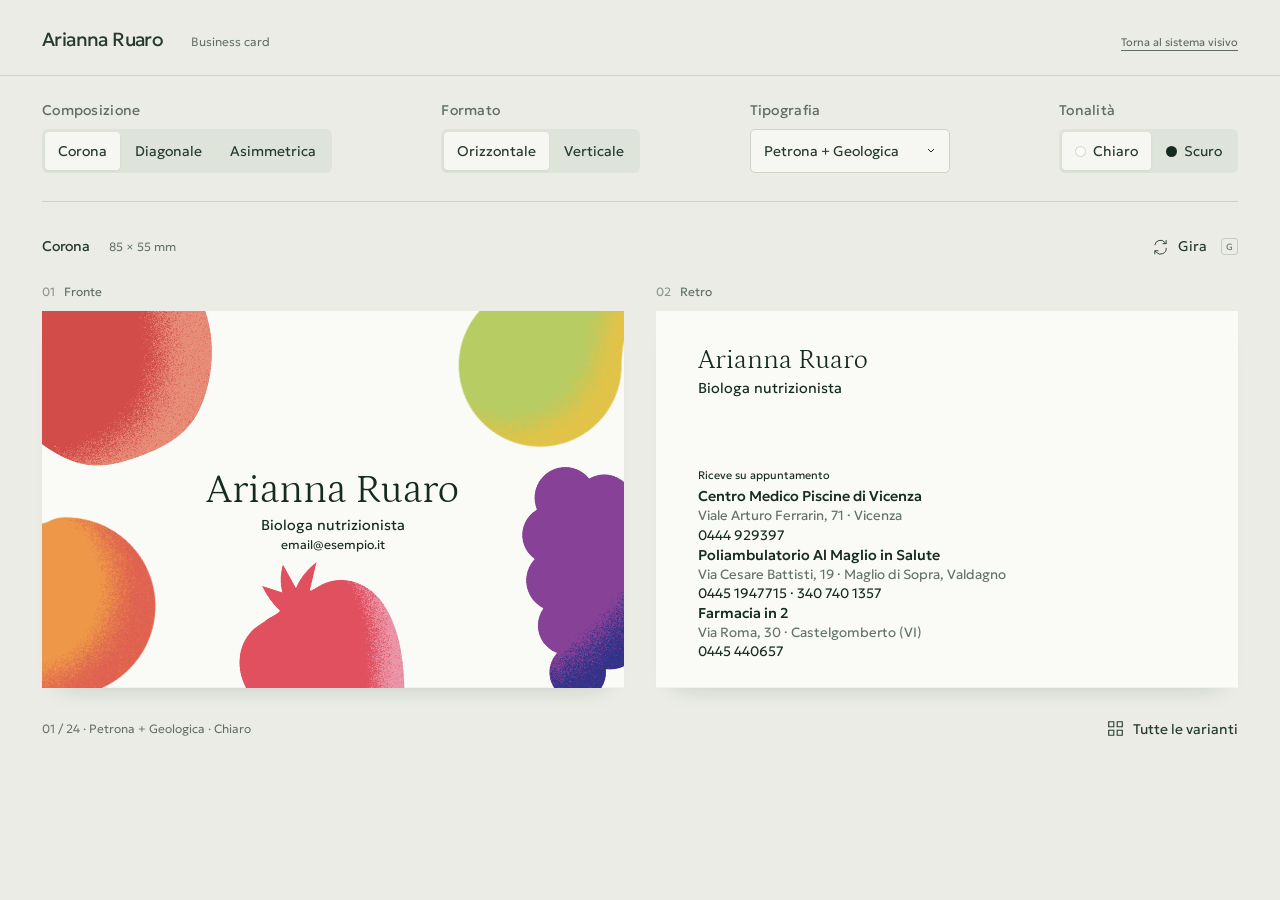
<file: biglietti/index.html>
<!doctype html>
<html lang="it">
<head>
<meta charset="utf-8">
<meta name="viewport" content="width=device-width,initial-scale=1">
<meta name="color-scheme" content="light">
<title>Arianna Ruaro · Business card</title>
<link rel="stylesheet" href="styles.css?v=2">
<script src="data.js?v=2" defer></script>
<script src="app.js?v=2" defer></script>
</head>
<body>
<header class="topbar"><div class="identity">Arianna Ruaro <span>Business card</span></div><a class="edition" href="../">Torna al sistema visivo</a></header>
<main>
<form class="controls" aria-label="Scegli il biglietto" onsubmit="return false">
 <fieldset><legend>Composizione</legend><div class="segments" data-control="composition"><button type="button" data-value="corona" aria-pressed="true">Corona</button><button type="button" data-value="diagonale" aria-pressed="false">Diagonale</button><button type="button" data-value="asimmetrica" aria-pressed="false">Asimmetrica</button></div></fieldset>
 <fieldset><legend>Formato</legend><div class="segments" data-control="orientation"><button type="button" data-value="landscape" aria-pressed="true">Orizzontale</button><button type="button" data-value="portrait" aria-pressed="false">Verticale</button></div></fieldset>
 <fieldset class="type-control"><legend>Tipografia</legend><label class="sr-only" for="typography">Tipografia del biglietto</label><select id="typography" name="typography"><option value="petrona">Petrona + Geologica</option><option value="geologica">Solo Geologica</option></select></fieldset>
 <fieldset><legend>Tonalità</legend><div class="segments tones" data-control="tone"><button type="button" data-value="light" aria-pressed="true"><span class="swatch light"></span>Chiaro</button><button type="button" data-value="dark" aria-pressed="false"><span class="swatch dark"></span>Scuro</button></div></fieldset>
</form>
<div id="font-error" role="alert" hidden>Impossibile caricare Petrona o Geologica. Riapri la pagina con la cartella assets accanto a index.html, oppure usa inline.html.</div>
<section class="workspace" data-orientation="landscape" aria-label="Confronto fronte e retro">
 <div class="workspace-heading"><h1 id="selection-name">Corona <span>85 × 55 mm</span></h1><button class="text-button flip-button" id="flip" type="button" aria-label="Gira entrambi i biglietti" aria-pressed="false"><svg viewBox="0 0 24 24" aria-hidden="true"><path d="M4 10a8 8 0 0 1 14-4l2 2M20 3v5h-5M20 14A8 8 0 0 1 6 20l-2-2M4 23v-5h5"/></svg>Gira <kbd>G</kbd></button></div>
 <div class="faces" id="faces"></div>
 <div class="workspace-footer"><p id="selection-status" aria-live="polite" aria-atomic="true">01 / 24 · Petrona + Geologica · Chiaro</p><button type="button" id="overview-toggle" class="text-button" aria-expanded="false" aria-controls="overview"><svg viewBox="0 0 20 20" aria-hidden="true"><path d="M2 2h6v6H2zM12 2h6v6h-6zM2 12h6v6H2zM12 12h6v6h-6z"/></svg>Tutte le varianti <span class="arrow">↓</span></button></div>
</section>
<section id="overview" aria-label="Tutte le 24 varianti" hidden><div class="overview-heading"><h2>Tutte le varianti</h2><span>Seleziona per confrontare</span></div><div class="variant-grid" id="variant-grid"></div></section>
</main>
<noscript><p>Attiva JavaScript per confrontare le 24 varianti.</p></noscript>
</body>
</html>
</file>
<file: biglietti/styles.css>
@font-face{font-family:Petrona;src:url('assets/fonts/Petrona.ttf') format('truetype');font-style:normal;font-weight:100 900;font-display:block}
@font-face{font-family:Geologica;src:url('assets/fonts/Geologica.ttf') format('truetype');font-style:normal;font-weight:100 900;font-display:block}
:root{font-family:Geologica,sans-serif;color:#263b2e;background:#eaece5;font-synthesis:none;--ink:#152b1f;--muted:#626e64;--line:#cdd3c8;--ui:#f6f7f2}
*{box-sizing:border-box}body{margin:0}button,select{font:inherit;font-size:12px;font-weight:350;color:inherit}button{cursor:pointer}button:focus-visible,select:focus-visible{outline:2px solid var(--ink);outline-offset:4px}button svg{width:17px;height:17px;stroke:currentColor;stroke-width:1.3;fill:none;flex:none}.topbar{display:flex;justify-content:space-between;align-items:baseline;padding:27px 42px 24px;border-bottom:1px solid var(--line)}.identity{font-weight:400;font-size:19px;letter-spacing:-.6px}.identity span{font-size:12px;font-weight:300;letter-spacing:0;margin-left:24px;color:var(--muted)}.edition{font-size:11px;font-weight:350;color:var(--muted)}main{max-width:1680px;margin:auto;padding:0 42px}.controls{display:flex;justify-content:space-between;gap:25px;padding:25px 0 28px;border-bottom:1px solid var(--line);align-items:flex-end}.controls fieldset{min-width:0;margin:0;padding:0;border:0}.controls legend{margin-bottom:10px;padding:0;font-size:10px;color:var(--muted);font-weight:400;letter-spacing:.02em}.segments{display:flex;align-items:center;gap:2px;background:#dfe4da;padding:3px;border-radius:6px}.segments button{background:none;border:0;padding:10px 13px;border-radius:4px;white-space:nowrap;transition:background .16s,box-shadow .16s}.segments button[aria-pressed=true]{background:var(--ui);box-shadow:0 1px 3px #152b1f12}.segments button:hover{background:#f6f7f299}.segments button[aria-pressed=true]:hover{background:var(--ui)}select{appearance:none;background:var(--ui) url("data:image/svg+xml,%3Csvg xmlns='http://www.w3.org/2000/svg' width='12' height='12' viewBox='0 0 12 12'%3E%3Cpath d='m3 4 3 3 3-3' stroke='%23152b1f' fill='none'/%3E%3C/svg%3E") no-repeat right 12px center;border:1px solid #cdd3c8;border-radius:5px;padding:12px 35px 12px 13px;min-width:200px}.tones button{display:flex;gap:7px;align-items:center}.swatch{display:inline-block;width:11px;height:11px;border-radius:50%;border:1px solid #263b2e2b}.swatch.light{background:#fafaf7}.swatch.dark{background:#152b1f}.workspace{padding:29px 0 0}.workspace-heading{display:flex;align-items:center;justify-content:space-between;margin:0 0 23px}h1{font-size:14px;font-weight:400;letter-spacing:-.2px;margin:0}h1 span{font-size:11px;font-weight:300;color:var(--muted);margin-left:16px;letter-spacing:0}.text-button{display:inline-flex;gap:9px;align-items:center;background:none;border:0;padding:6px 0;font-size:11px;font-weight:350}.text-button:hover{color:#000}.flip-button{font-size:12px}kbd{font:inherit;font-size:9px;margin-left:5px;color:var(--muted);border:1px solid #c5cec0;border-radius:3px;min-width:17px;padding:2px 4px;text-align:center}.faces{display:grid;grid-template-columns:repeat(2,minmax(0,1fr));gap:32px;animation:entrance .55s both}.face{margin:0;min-width:0}.face figcaption{display:flex;align-items:center;gap:9px;font-size:10px;font-weight:350;color:var(--muted);margin-bottom:12px}.face figcaption span{color:#8b9489;font-size:9px}.card-button{width:100%;padding:0;border:0;background:none;display:block;position:relative;perspective:1800px;box-shadow:0 14px 24px -20px #0f281b45;aspect-ratio:85 / 55}.card-turn{position:absolute;inset:0;transform-style:preserve-3d;transition:transform .58s cubic-bezier(.3,.65,.2,1)}.is-flipped .card-turn{transform:rotateY(180deg)}.card-side{position:absolute;inset:0;backface-visibility:hidden;-webkit-backface-visibility:hidden;overflow:hidden}.card-side.reverse{transform:rotateY(180deg)}.card-side svg{display:block;width:100%;height:100%;stroke:none}.card-button:hover{box-shadow:0 18px 28px -19px #0f281b55}.workspace[data-orientation=portrait] .faces{max-width:1000px;gap:clamp(40px,8vw,140px);margin:0 auto}.workspace[data-orientation=portrait] .face{width:100%;max-width:355px;justify-self:center}.workspace[data-orientation=portrait] .card-button{aspect-ratio:55 / 85}.changing .card-side{animation:change .24s both}.workspace-footer{display:flex;justify-content:space-between;align-items:center;padding:26px 0 30px;gap:20px}.workspace-footer p{font-size:10px;font-weight:300;margin:0;color:var(--muted)}.arrow{margin-left:6px}#overview{border-top:1px solid var(--line);padding:29px 0 48px}.overview-heading{display:flex;justify-content:space-between;align-items:center;margin-bottom:22px}h2{font-size:14px;font-weight:400;margin:0}.overview-heading>span{font-size:10px;color:var(--muted)}.variant-grid{display:grid;grid-template-columns:repeat(auto-fill,minmax(240px,1fr));gap:28px 24px}.variant{display:flex;flex-direction:column;justify-content:flex-end;align-items:center;gap:12px;background:none;border:0;padding:10px 10px 14px;border-radius:3px;text-align:left;min-width:0}.variant[aria-pressed=true]{background:#dde3d7;outline:1px solid #a7b5a0}.variant:hover{background:#dfe4da}.thumb{height:230px;width:100%;display:flex;align-items:center;justify-content:center}.thumb svg{width:100%;max-height:230px;stroke:none}.thumb.portrait svg{width:auto;height:230px}.variant-label{align-self:stretch;font-size:10px;display:flex;gap:10px;line-height:1.8;font-weight:350}.variant-label b{font-size:10px;font-weight:400;color:#7c887b}.variant-label small{display:block;font-size:9px;color:var(--muted);font-weight:300}#font-error{padding:15px;background:#fce1c9;color:#652910;font-size:12px;margin-top:20px}.sr-only{position:absolute;width:1px;height:1px;overflow:hidden;clip:rect(0,0,0,0);white-space:nowrap}[hidden]{display:none!important}@keyframes entrance{from{opacity:0;transform:translateY(12px)}to{opacity:1;transform:none}}@keyframes change{from{opacity:.3}to{opacity:1}}
@media(min-width:1700px){.workspace{padding-top:38px}.workspace-heading{margin-bottom:30px}.controls{padding:30px 0}.faces{gap:42px}}
@media(max-width:1150px){main{padding:0 26px}.topbar{padding:23px 26px}.controls{display:grid;grid-template-columns:1.35fr 1fr;gap:20px 30px}.controls fieldset{justify-self:start}.type-control{grid-column:1;grid-row:2}.faces{gap:22px}.segments button{padding:10px 13px}.workspace-heading{margin-bottom:20px}}
@media(max-width:650px){.topbar{padding:22px 18px}.identity{font-size:17px}.identity span{display:block;font-size:10px;margin:6px 0 0}.edition{font-size:10px}main{padding:0 18px}.controls{display:grid;grid-template-columns:minmax(0,1fr) auto;padding:22px 0;gap:19px 15px}.controls fieldset:first-child{grid-column:1 / -1}.controls fieldset:nth-child(2){grid-column:1;grid-row:2}.controls .type-control{grid-column:1 / -1;grid-row:3}.controls fieldset:nth-child(4){grid-column:2;grid-row:2}.controls legend{font-size:9px;margin-bottom:8px}.segments button{font-size:10px;padding:10px 11px}.tones button{padding:10px 9px;gap:6px}select{font-size:11px;min-width:220px}.controls .type-control,.controls select{width:100%}.workspace{padding-top:23px}.workspace-heading{margin-bottom:21px}h1{font-size:12px}h1 span{font-size:9px;margin-left:10px}.flip-button{font-size:11px}kbd{display:none}.faces,.workspace[data-orientation=portrait] .faces{grid-template-columns:1fr;gap:28px}.workspace[data-orientation=portrait] .face{max-width:355px}.face figcaption{font-size:9px;margin-bottom:9px}.workspace-footer{align-items:flex-start;flex-direction:column;gap:17px;padding:23px 0 26px}.workspace-footer p{font-size:9px}.overview-heading>span{display:none}.variant-grid{grid-template-columns:repeat(2,minmax(0,1fr));gap:18px 8px}.thumb{height:170px}.thumb svg{max-height:170px}.thumb.portrait svg{height:170px}.variant{padding:5px 5px 10px;gap:9px}.variant-label{font-size:9px;gap:6px;line-height:1.6}.variant-label small{font-size:8px}.variant-label b{font-size:9px}.text-button{padding:5px 0}}
@media(prefers-reduced-motion:reduce){*,*::before,*::after{animation:none!important;transition:none!important;scroll-behavior:auto!important}.card-turn{transition:none!important}}
@media(max-width:370px){.controls{gap:19px 10px}.segments button{font-size:9px;padding:10px 8px}.tones button{padding:10px 7px;gap:4px}}
/* Keep preview controls readable independently of the printed card typography. */
button,select,.controls legend,.segments button,.text-button,.flip-button{font-size:14px}
.face figcaption,.face figcaption span,.workspace-footer p,.variant-label,.variant-label b,.variant-label small,.overview-heading>span,h1 span{font-size:12px}
.arrow{display:none}
@media(max-width:1000px){.faces,.workspace[data-orientation=portrait] .faces{grid-template-columns:1fr;gap:28px}}
@media(max-width:650px){.controls{grid-template-columns:1fr}.controls fieldset{grid-column:1!important;grid-row:auto!important;justify-self:stretch}.segments{display:inline-flex;max-width:100%}.segments button{padding:10px 9px}.controls select{min-width:0;width:100%}h1{font-size:14px}.variant-grid{grid-template-columns:1fr}.variant-label{line-height:1.8}}

.edition{color:var(--muted);text-decoration:underline;text-underline-offset:4px}
</file>
